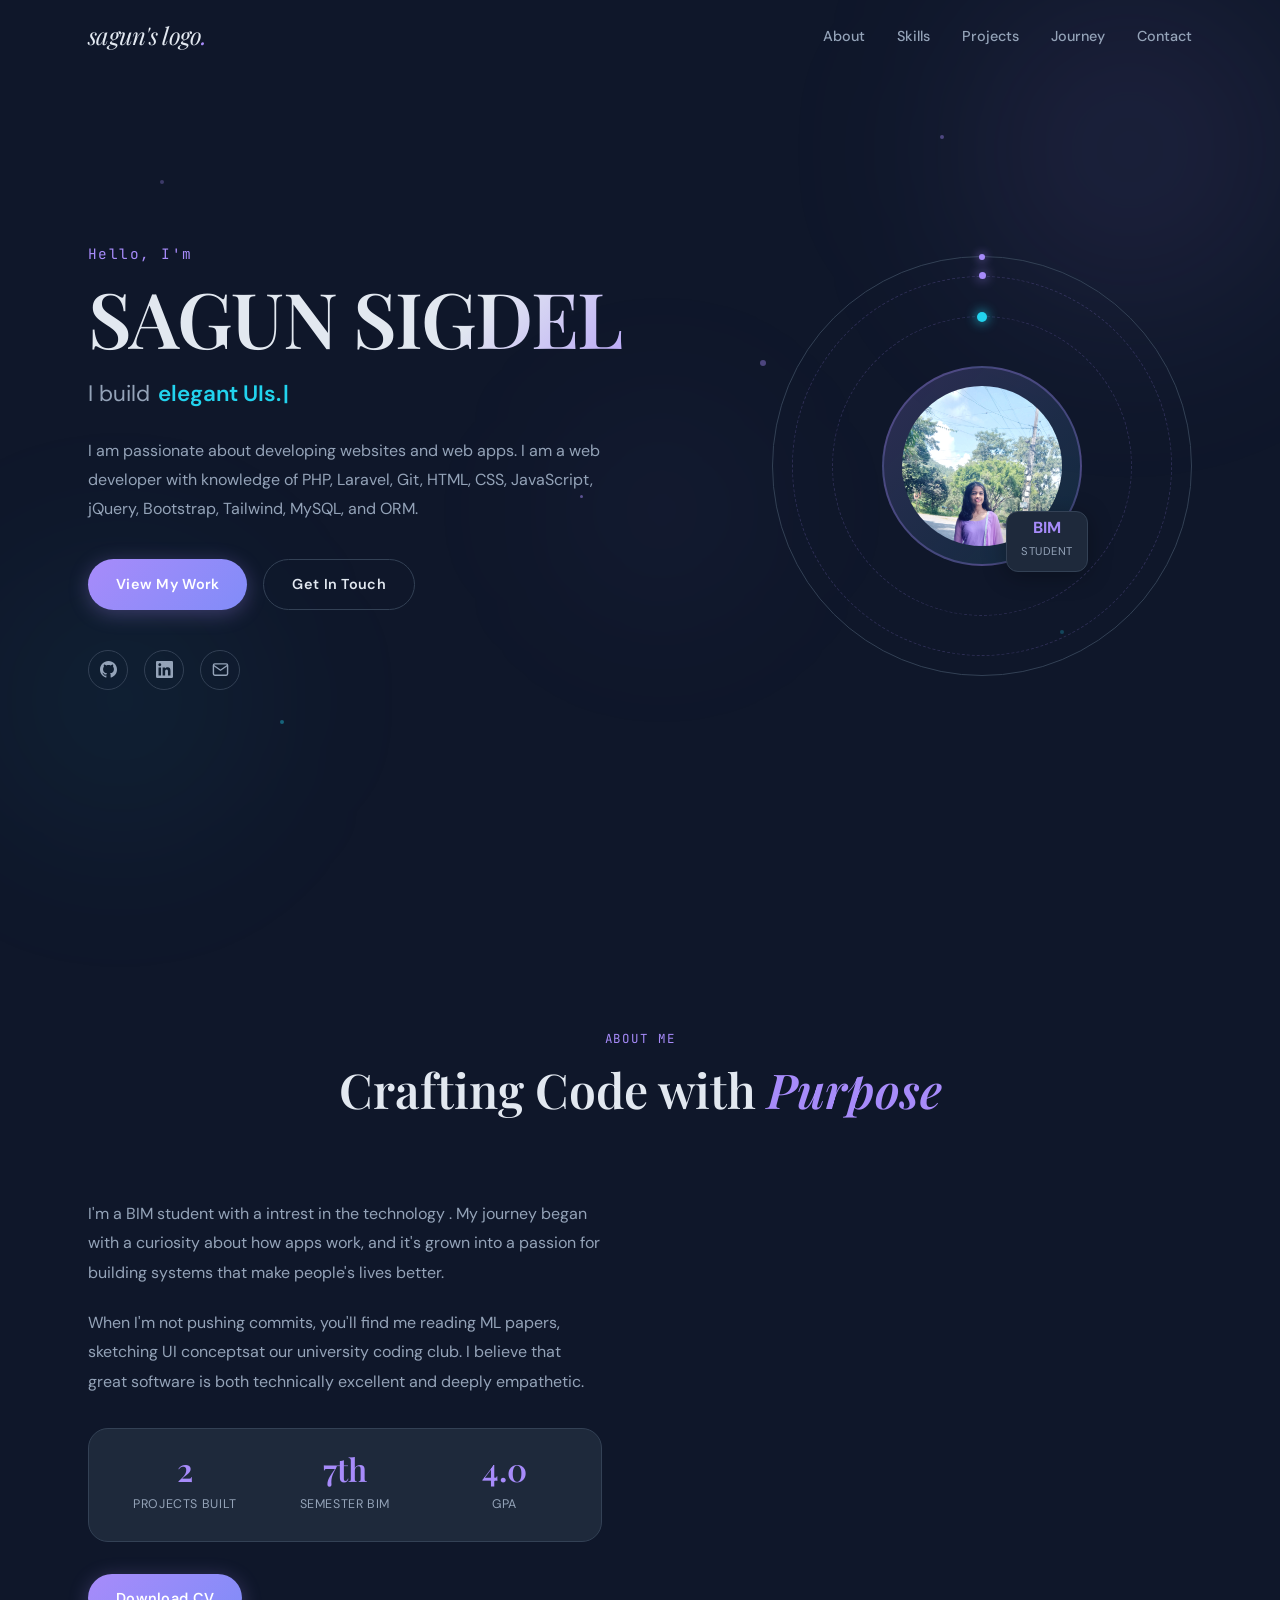
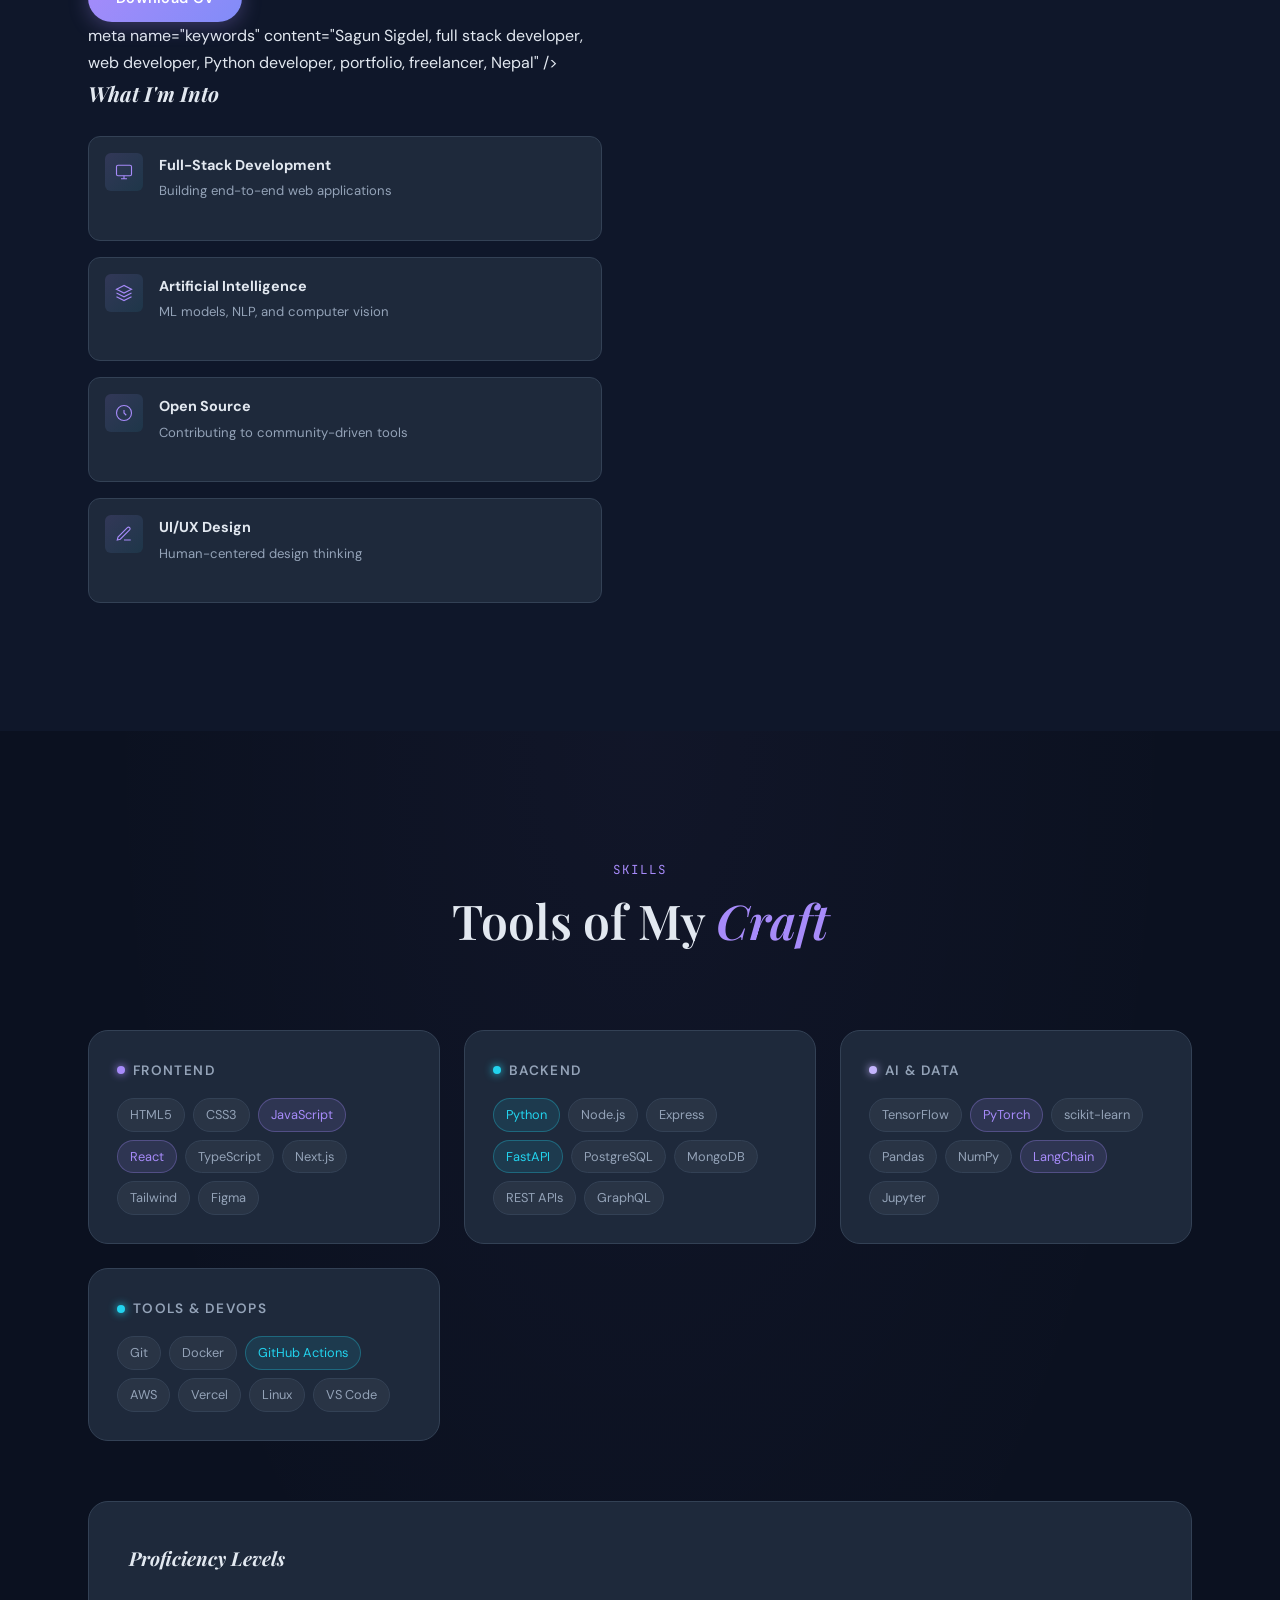
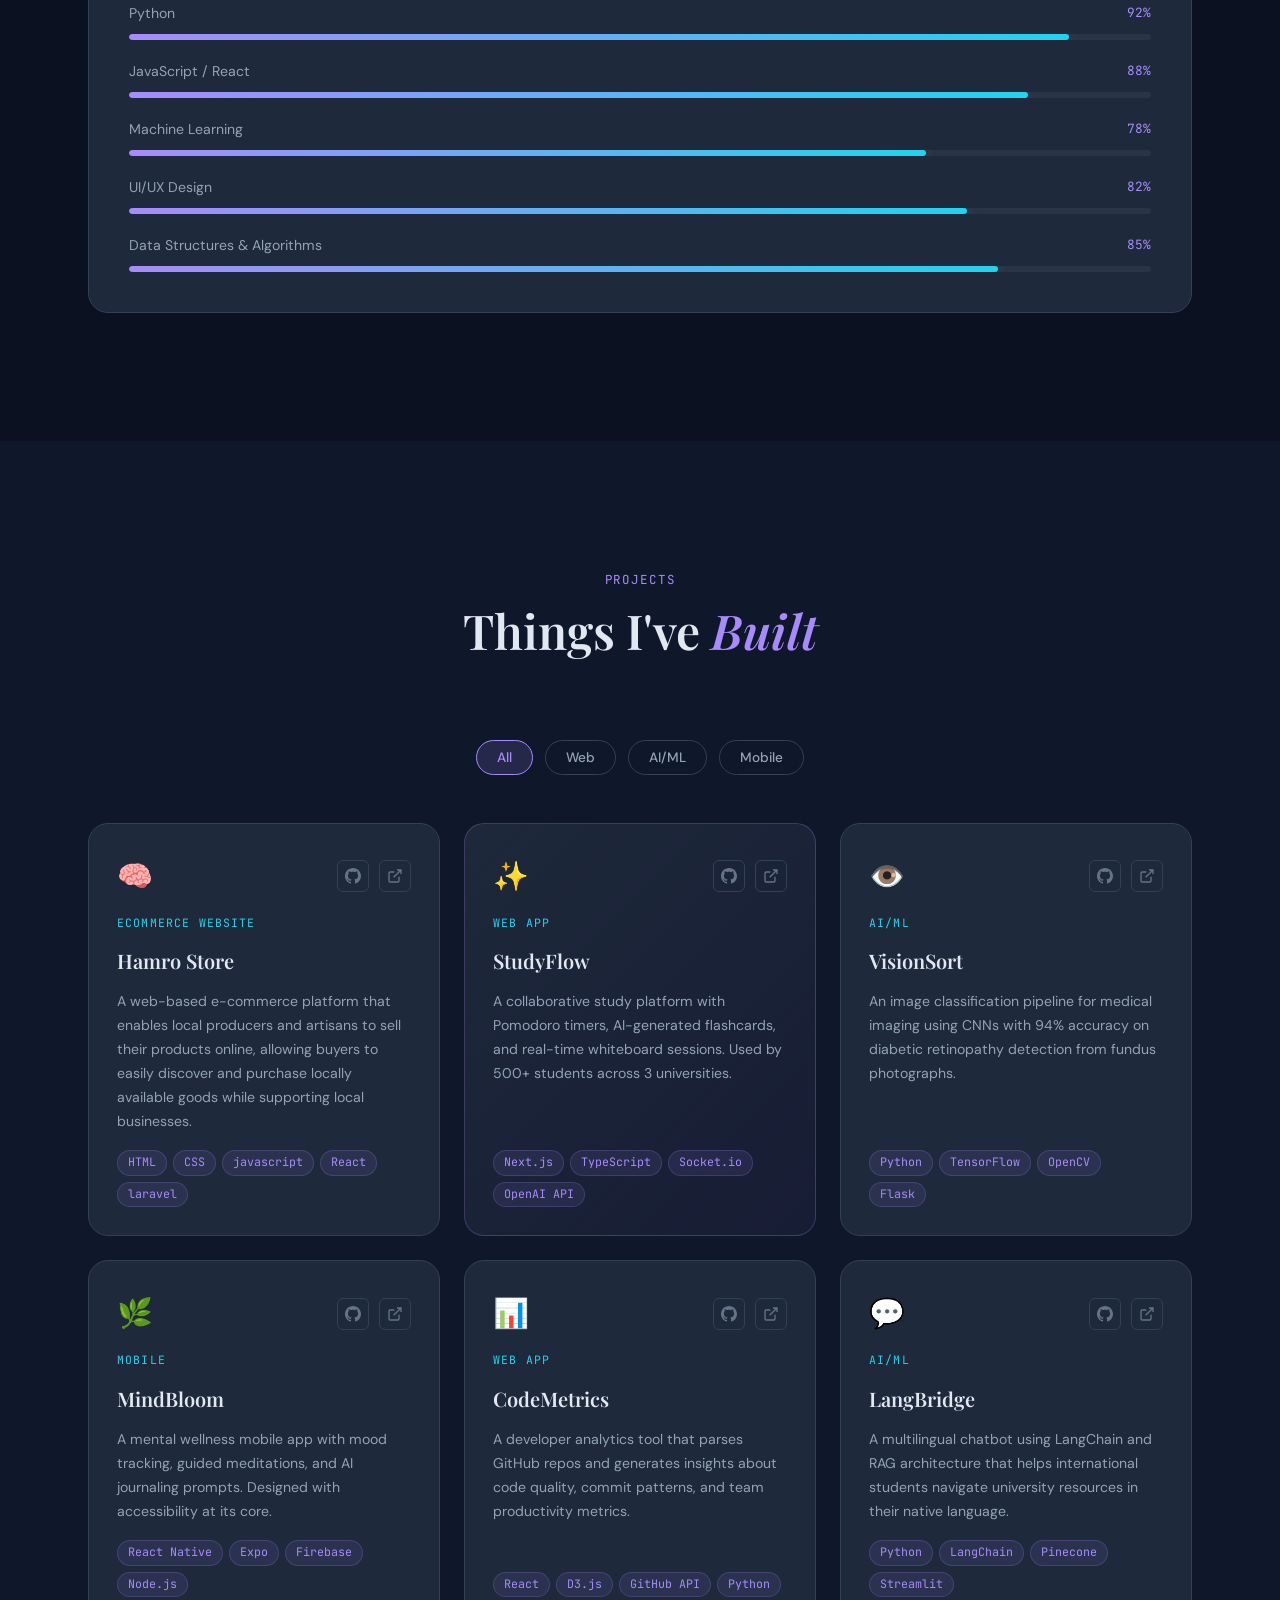
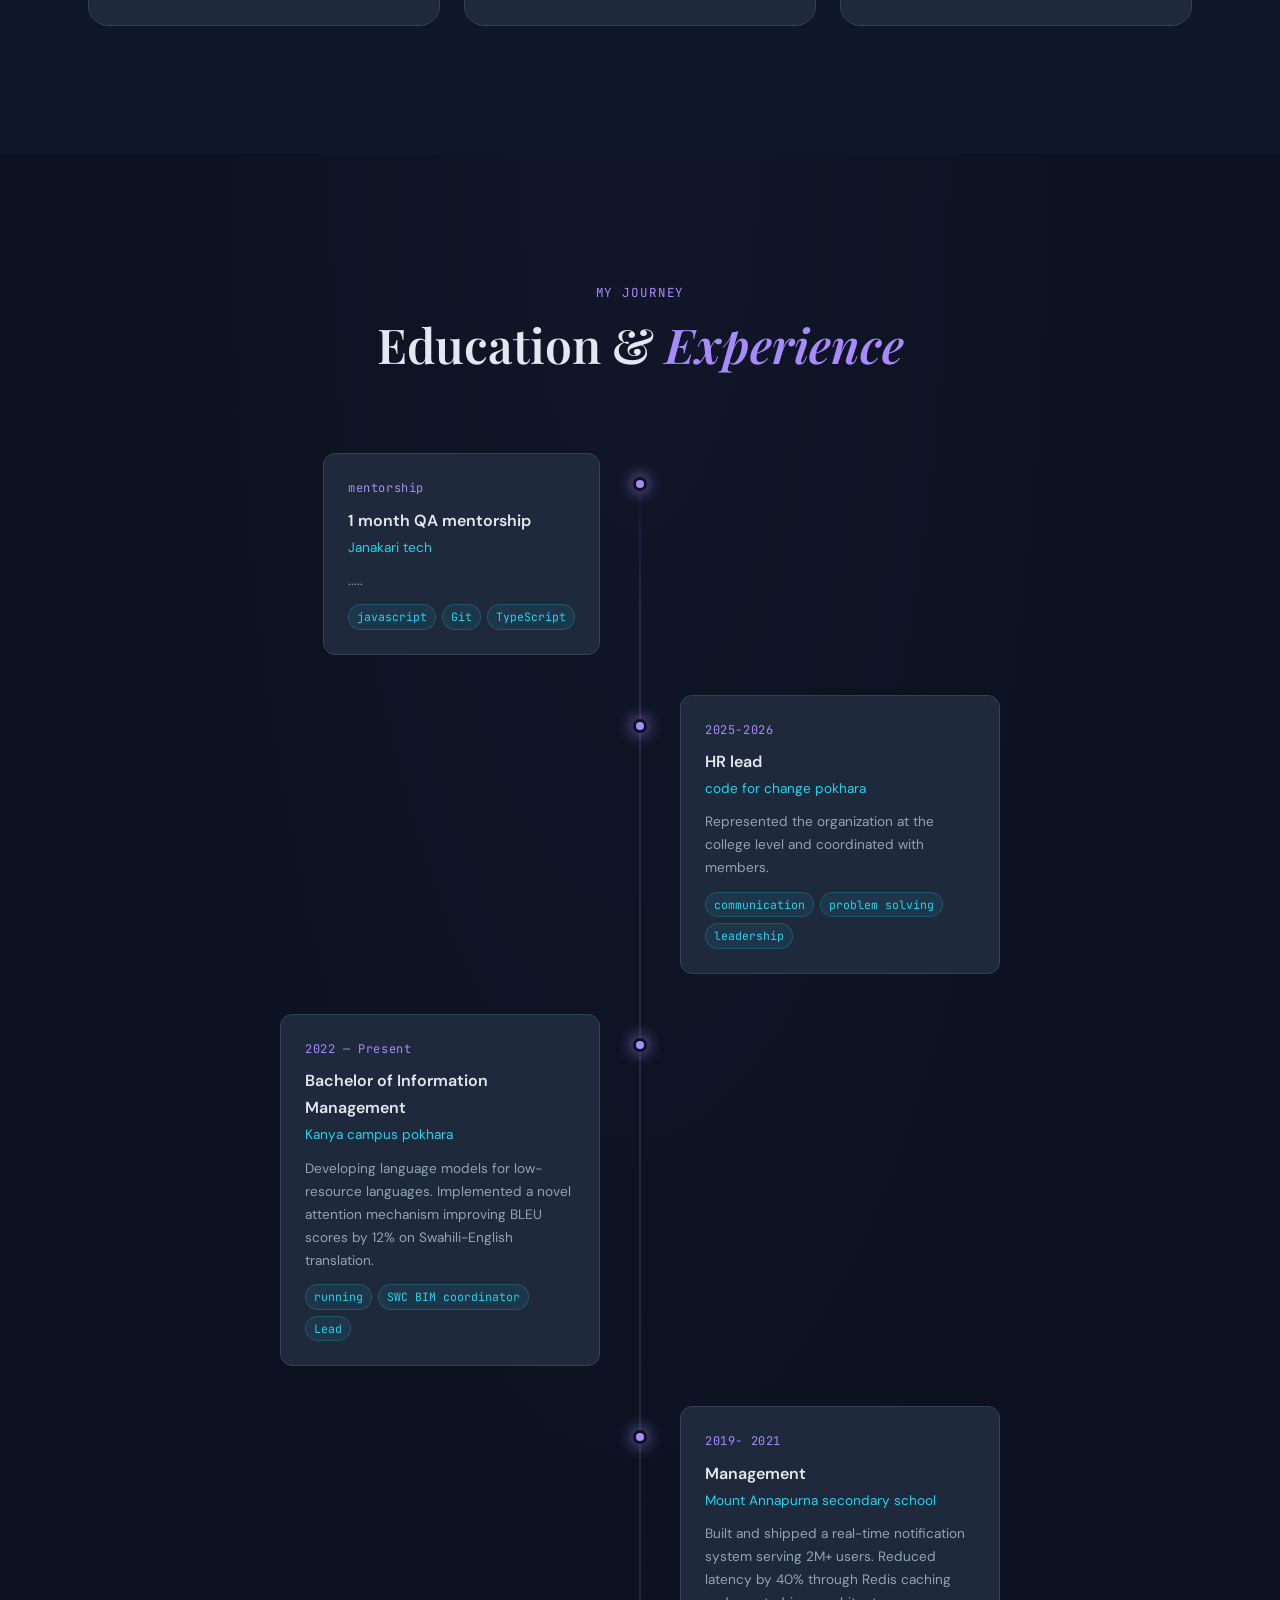
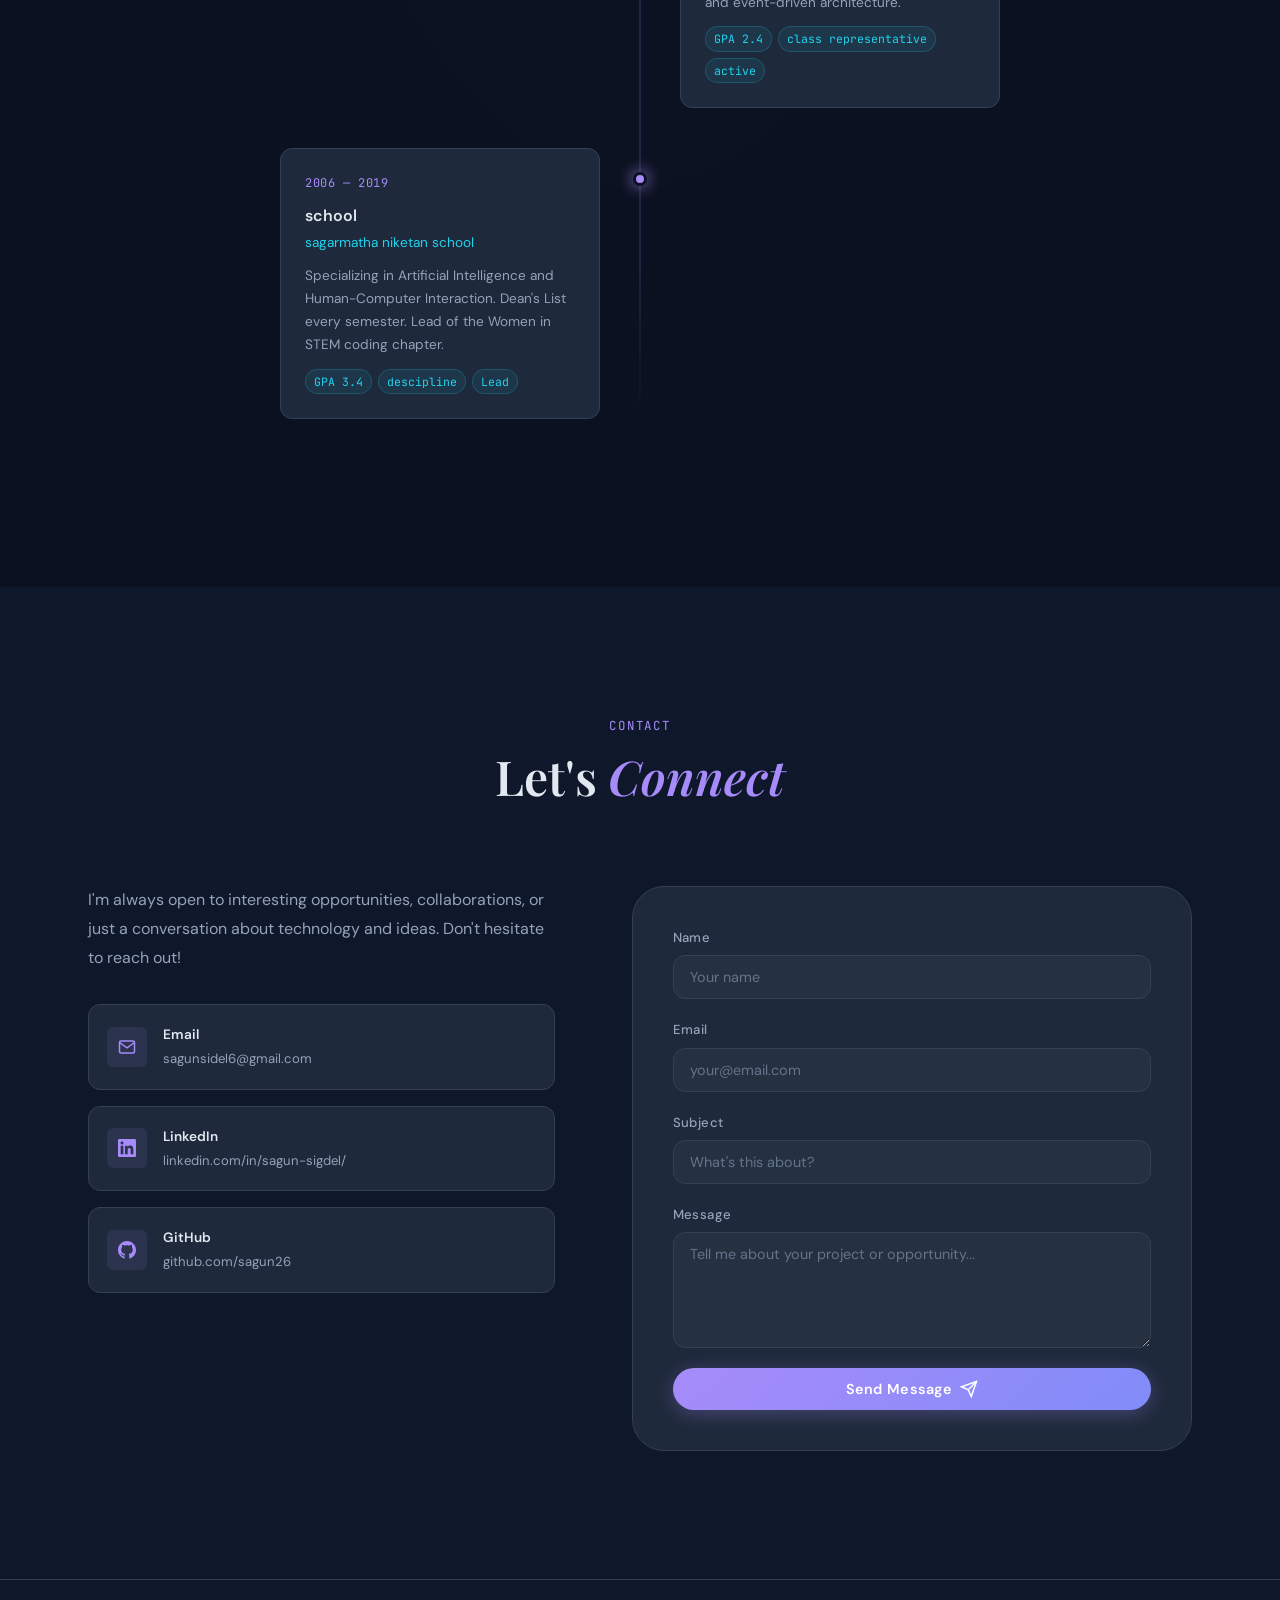
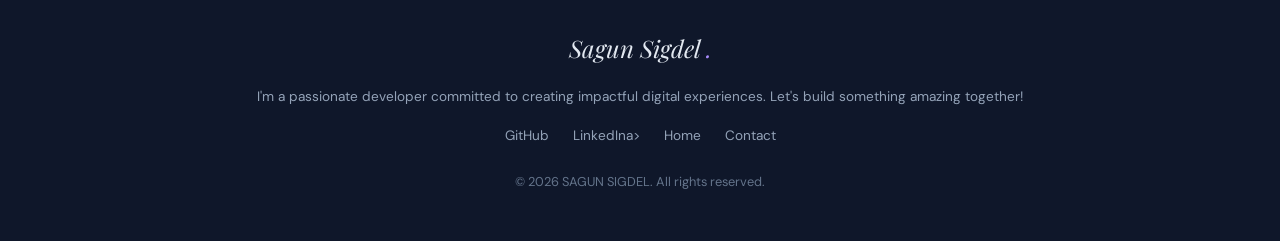
<file: index.html>
<!DOCTYPE html>
<html lang="en">
<head>
  <meta charset="UTF-8" />
  <meta name="viewport" content="width=device-width, initial-scale=1.0" />
  <title>Sagun Sigdel-Full Stack Web Developer Portfolio</title>
  <link rel="preconnect" href="https://fonts.googleapis.com" />
  <link rel="preconnect" href="https://fonts.gstatic.com" crossorigin />
  <link href="https://fonts.googleapis.com/css2?family=Playfair+Display:ital,wght@0,400;0,600;1,400&family=DM+Sans:wght@300;400;500;600&family=JetBrains+Mono:wght@400;500&display=swap" rel="stylesheet" />
  <link rel="stylesheet" href="style.css" />
   <!-- Meta Description -->
    <meta
      name="description"
      content="Portfolio of Sagun Sigdel, a Full Stack Web Developer specializing in PHP, Laravel, JavaScript, and React. Explore projects, skills, and experience."
    />

    <!-- Meta Keywords -->
    <meta name="keywords" content="Sagun Sigdel, full stack web developer, PHP developer, Laravel developer, JavaScript, React, Python, web developer portfolio, freelancer Nepal" />
<!-- Canonical Link  -->
      <link rel="canonical" href="https://sagunsigdel.com.np/">
<!-- meta robots-->
      <meta name="robots" content="index, follow">

<!-- Open Graph / Facebook / LinkedIn -->
<meta property="og:type" content="website">
<meta property="og:url" content="https://sagunsigdel.com.np/">
<meta property="og:title" content="Sagun Sigdel | Full Stack Web Developer (PHP & React)">
<meta property="og:description" content="Portfolio of Sagun Sigdel, a Full Stack Web Developer specializing in PHP, React, and modern web technologies.">
<meta property="og:image" content="https://sagunsigdel.com.np/preview.jpg">
<meta property="og:site_name" content="Sagun Sigdel Portfolio">

<!-- Twitter -->
<meta name="twitter:card" content="summary_large_image">
<meta name="twitter:url" content="https://sagunsigdel.com.np/">
<meta name="twitter:title" content="Sagun Sigdel | Full Stack Web Developer">
<meta name="twitter:description" content="Full Stack Web Developer Portfolio specializing in PHP and React.">
<meta name="twitter:image" content="https://sagunsigdel.com.np/preview.jpg">

<!-- Optional (Recommended) -->
<meta name="robots" content="index, follow">
<meta name="author" content="Sagun Sigdel">
<meta name="theme-color" content="#0f172a">
<link rel="canonical" href="https://sagunsigdel.com.np/">

    <!-- Structured Data -->
    <script type="application/ld+json">
      {
        "@context": "https://schema.org",
        "@type": "Person",
        "name": "Sagun Sigdel",
        "alternateName": "Sagunaa",
        "url": "https://sagunsigdel.com.np",
        "image": "https://sagunsigdel.com.np/sagunaa.jpg",
        "description": "Sagun Sigdel is a Web Developer skilled in HTML, CSS, JS, React, Python, Django, Tailwind, Bootstrap, MySQL, PostgreSQL.",
        "sameAs": [
          "https://github.com/sagun26",
          "https://www.linkedin.com/in/sagun-sigdel"
        ],
        "jobTitle": "Web Developer",
        "address": {
          "@type": "PostalAddress",
          "addressLocality": "Gandaki",
          "addressCountry": "Nepal"
        }
      }
    </script>
  <!-- Google Tag Manager -->
<script>(function(w,d,s,l,i){w[l]=w[l]||[];w[l].push({'gtm.start':
new Date().getTime(),event:'gtm.js'});var f=d.getElementsByTagName(s)[0],
j=d.createElement(s),dl=l!='dataLayer'?'&l='+l:'';j.async=true;j.src=
'https://www.googletagmanager.com/gtm.js?id='+i+dl;f.parentNode.insertBefore(j,f);
})(window,document,'script','dataLayer','GTM-PDQLFB6R');</script>
<!-- End Google Tag Manager -->

</head>
<body>

  <!-- Preloader -->
  <div id="preloader">
    <div class="preloader-inner">
      <div class="preloader-ring"></div>
      <span class="preloader-text">ac</span>
    </div>
  </div>

  <!-- Scroll to Top -->
  <button id="scroll-top" aria-label="Scroll to top">
    <svg viewBox="0 0 24 24" fill="none" stroke="currentColor" stroke-width="2"><polyline points="18 15 12 9 6 15"/></svg>
  </button>

  <!-- ═══════════ NAVBAR ═══════════ -->
  <nav id="navbar">
    <div class="nav-container">
      <a href="#hero" class="nav-logo">sagun's logo<span>.</span></a>
      <ul class="nav-links" id="nav-links">
        <li><a href="#about" class="nav-link">About</a></li>
        <li><a href="#skills" class="nav-link">Skills</a></li>
        <li><a href="#projects" class="nav-link">Projects</a></li>
        <li><a href="#timeline" class="nav-link">Journey</a></li>
        <li><a href="#contact" class="nav-link">Contact</a></li>
      </ul>
      <button class="hamburger" id="hamburger" aria-label="Toggle menu">
        <span></span><span></span><span></span>
      </button>
    </div>
  </nav>

  <main>

    <!-- ═══════════ HERO ═══════════ -->
    <section id="hero">
      <div class="hero-bg-orb orb-1"></div>
      <div class="hero-bg-orb orb-2"></div>
      <div class="hero-bg-orb orb-3"></div>
      <div class="floating-dots">
        <span></span><span></span><span></span>
        <span></span><span></span><span></span>
      </div>
      <div class="hero-content">
        <p class="hero-greeting hero-animate" style="--delay:.1s">Hello, I'm</p>
        <h1 class="hero-name hero-animate" style="--delay:.25s">SAGUN SIGDEL</h1>
        <div class="hero-role hero-animate" style="--delay:.45s">
          <span class="role-prefix">I build </span>
          <span class="typing-wrapper">
            <span id="typed-text"></span><span class="cursor">|</span>
          </span>
        </div>
        <p class="hero-bio hero-animate" style="--delay:.6s">
         I am passionate about developing websites and web apps. I am a
               web developer with knowledge of PHP,
                Laravel, Git, HTML, CSS, JavaScript, jQuery, Bootstrap,
                Tailwind, MySQL, and ORM.
               </p>
        <div class="hero-cta hero-animate" style="--delay:.8s">
          <a href="#projects" class="btn btn-primary">View My Work</a>
          <a href="#contact" class="btn btn-ghost">Get In Touch</a>
        </div>
        <div class="hero-social hero-animate" style="--delay:1s">
          <a href="https://github.com/sagun26" class="social-link" aria-label="GitHub">
            <svg viewBox="0 0 24 24" fill="currentColor"><path d="M12 0c-6.626 0-12 5.373-12 12 0 5.302 3.438 9.8 8.207 11.387.599.111.793-.261.793-.577v-2.234c-3.338.726-4.033-1.416-4.033-1.416-.546-1.387-1.333-1.756-1.333-1.756-1.089-.745.083-.729.083-.729 1.205.084 1.839 1.237 1.839 1.237 1.07 1.834 2.807 1.304 3.492.997.107-.775.418-1.305.762-1.604-2.665-.305-5.467-1.334-5.467-5.931 0-1.311.469-2.381 1.236-3.221-.124-.303-.535-1.524.117-3.176 0 0 1.008-.322 3.301 1.23.957-.266 1.983-.399 3.003-.404 1.02.005 2.047.138 3.006.404 2.291-1.552 3.297-1.23 3.297-1.23.653 1.653.242 2.874.118 3.176.77.84 1.235 1.911 1.235 3.221 0 4.609-2.807 5.624-5.479 5.921.43.372.823 1.102.823 2.222v3.293c0 .319.192.694.801.576 4.765-1.589 8.199-6.086 8.199-11.386 0-6.627-5.373-12-12-12z"/></svg>
          </a>
          <a href="https://www.linkedin.com/in/sagun-sigdel/" class="social-link" aria-label="LinkedIn">
            <svg viewBox="0 0 24 24" fill="currentColor"><path d="M20.447 20.452h-3.554v-5.569c0-1.328-.027-3.037-1.852-3.037-1.853 0-2.136 1.445-2.136 2.939v5.667H9.351V9h3.414v1.561h.046c.477-.9 1.637-1.85 3.37-1.85 3.601 0 4.267 2.37 4.267 5.455v6.286zM5.337 7.433c-1.144 0-2.063-.926-2.063-2.065 0-1.138.92-2.063 2.063-2.063 1.14 0 2.064.925 2.064 2.063 0 1.139-.925 2.065-2.064 2.065zm1.782 13.019H3.555V9h3.564v11.452zM22.225 0H1.771C.792 0 0 .774 0 1.729v20.542C0 23.227.792 24 1.771 24h20.451C23.2 24 24 23.227 24 22.271V1.729C24 .774 23.2 0 22.222 0h.003z"/></svg>
          </a>
          
          <a href="#" class="social-link" aria-label="Email">
            <svg viewBox="0 0 24 24" fill="none" stroke="currentColor" stroke-width="2"><path d="M4 4h16c1.1 0 2 .9 2 2v12c0 1.1-.9 2-2 2H4c-1.1 0-2-.9-2-2V6c0-1.1.9-2 2-2z"/><polyline points="22,6 12,13 2,6"/></svg>
          </a>
        </div>
      </div>
      <div class="hero-visual hero-animate" style="--delay:.5s">
        <div class="avatar-ring"></div>
        <div class="avatar-container">
          <div class="avatar-placeholder">
            <img src="sagunaa.jpg" alt="sagun_profile">
            <svg viewBox="0 0 120 120" fill="none" xmlns="http://www.w3.org/2000/svg">
              <circle cx="60" cy="45" r="22" fill="#A78BFA" opacity=".3"/>
              <path d="M20 105c0-22.091 17.909-40 40-40s40 17.909 40 40" fill="#A78BFA" opacity=".2"/>
              <circle cx="60" cy="45" r="18" fill="#A78BFA" opacity=".5"/>
              <circle cx="60" cy="43" r="10" fill="#C4B5FD"/>
            </svg>
          </div>
          <div class="avatar-badge">
            <span>BIM</span>
            <small>Student</small>
          </div>
        </div>
        <div class="orbit orbit-1"><div class="orbit-dot"></div></div>
        <div class="orbit orbit-2"><div class="orbit-dot"></div></div>
      </div>
    </section>

    <!-- ═══════════ ABOUT ═══════════ -->
    <section id="about" class="section">
      <div class="container">
        <div class="section-header scroll-reveal">
          <span class="section-label">About Me</span>
          <h2 class="section-title">Crafting Code with <em>Purpose</em></h2>
        </div>
        <div class="about-grid">
          <div class="about-text scroll-reveal slide-left">
            <p>I'm a  BIM student with a intrest in the technology . My journey began with a curiosity about how apps work, and it's grown into a passion for building systems that make people's lives better.</p>
            <p>When I'm not pushing commits, you'll find me reading ML papers, sketching UI conceptsat our university coding club. I believe that great software is both technically excellent and deeply empathetic.</p>
            <div class="about-stats">
              <div class="stat">
                <span class="stat-number">2</span>
                <span class="stat-label">Projects Built</span>
              </div>
              <div class="stat">
                <span class="stat-number">7th</span>
                <span class="stat-label"> semester BIM</span>
              </div>
              <div class="stat">
                <span class="stat-number">4.0</span>
                <span class="stat-label">GPA</span>
              </div>
            </div>
            <a href="#" class="btn btn-primary">Download CV</a>
          <div>meta
      name="keywords"
      content="Sagun Sigdel, full stack developer, web developer, Python developer, portfolio, freelancer, Nepal"
    />
          </div>
          <div class="about-interests scroll-reveal slide-right">
            <h3>What I'm Into</h3>
            <div class="interest-list">
              <div class="interest-item">
                <div class="interest-icon">
                  <svg viewBox="0 0 24 24" fill="none" stroke="currentColor" stroke-width="1.5"><rect x="2" y="3" width="20" height="14" rx="2"/><path d="M8 21h8M12 17v4"/></svg>
                </div>
                <div>
                  <strong>Full-Stack Development</strong>
                  <p>Building end-to-end web applications</p>
                </div>
              </div>
              <div class="interest-item">
                <div class="interest-icon">
                  <svg viewBox="0 0 24 24" fill="none" stroke="currentColor" stroke-width="1.5"><path d="M12 2L2 7l10 5 10-5-10-5zM2 17l10 5 10-5M2 12l10 5 10-5"/></svg>
                </div>
                <div>
                  <strong>Artificial Intelligence</strong>
                  <p>ML models, NLP, and computer vision</p>
                </div>
              </div>
              <div class="interest-item">
                <div class="interest-icon">
                  <svg viewBox="0 0 24 24" fill="none" stroke="currentColor" stroke-width="1.5"><circle cx="12" cy="12" r="10"/><path d="M12 8v4l3 3"/></svg>
                </div>
                <div>
                  <strong>Open Source</strong>
                  <p>Contributing to community-driven tools</p>
                </div>
              </div>
              <div class="interest-item">
                <div class="interest-icon">
                  <svg viewBox="0 0 24 24" fill="none" stroke="currentColor" stroke-width="1.5"><path d="M12 20h9M16.5 3.5a2.121 2.121 0 013 3L7 19l-4 1 1-4L16.5 3.5z"/></svg>
                </div>
                <div>
                  <strong>UI/UX Design</strong>
                  <p>Human-centered design thinking</p>
                </div>
              </div>
            </div>
          </div>
        </div>
      </div>
    </section>

    <!-- ═══════════ SKILLS ═══════════ -->
    <section id="skills" class="section section-alt">
      <div class="container">
        <div class="section-header scroll-reveal">
          <span class="section-label">Skills</span>
          <h2 class="section-title">Tools of My <em>Craft</em></h2>
        </div>
        <div class="skills-categories">
          <div class="skills-group scroll-reveal" style="--stagger:0">
            <h3 class="skills-group-title">
              <span class="group-dot"></span>Frontend
            </h3>
            <div class="skill-pills">
              <span class="pill">HTML5</span>
              <span class="pill">CSS3</span>
              <span class="pill pill-accent">JavaScript</span>
              <span class="pill pill-accent">React</span>
              <span class="pill">TypeScript</span>
              <span class="pill">Next.js</span>
              <span class="pill">Tailwind</span>
              <span class="pill">Figma</span>
            </div>
          </div>
          <div class="skills-group scroll-reveal" style="--stagger:1">
            <h3 class="skills-group-title">
              <span class="group-dot group-dot--cyan"></span>Backend
            </h3>
            <div class="skill-pills">
              <span class="pill pill-cyan">Python</span>
              <span class="pill">Node.js</span>
              <span class="pill">Express</span>
              <span class="pill pill-cyan">FastAPI</span>
              <span class="pill">PostgreSQL</span>
              <span class="pill">MongoDB</span>
              <span class="pill">REST APIs</span>
              <span class="pill">GraphQL</span>
            </div>
          </div>
          <div class="skills-group scroll-reveal" style="--stagger:2">
            <h3 class="skills-group-title">
              <span class="group-dot group-dot--lavender"></span>AI & Data
            </h3>
            <div class="skill-pills">
              <span class="pill">TensorFlow</span>
              <span class="pill pill-accent">PyTorch</span>
              <span class="pill">scikit-learn</span>
              <span class="pill">Pandas</span>
              <span class="pill">NumPy</span>
              <span class="pill pill-accent">LangChain</span>
              <span class="pill">Jupyter</span>
            </div>
          </div>
          <div class="skills-group scroll-reveal" style="--stagger:3">
            <h3 class="skills-group-title">
              <span class="group-dot group-dot--cyan"></span>Tools & DevOps
            </h3>
            <div class="skill-pills">
              <span class="pill">Git</span>
              <span class="pill">Docker</span>
              <span class="pill pill-cyan">GitHub Actions</span>
              <span class="pill">AWS</span>
              <span class="pill">Vercel</span>
              <span class="pill">Linux</span>
              <span class="pill">VS Code</span>
            </div>
          </div>
        </div>

        <div class="skill-bars scroll-reveal">
          <h3 class="bars-title">Proficiency Levels</h3>
          <div class="bar-list">
            <div class="bar-item">
              <div class="bar-label"><span>Python</span><span>92%</span></div>
              <div class="bar-track"><div class="bar-fill" data-width="92"></div></div>
            </div>
            <div class="bar-item">
              <div class="bar-label"><span>JavaScript / React</span><span>88%</span></div>
              <div class="bar-track"><div class="bar-fill" data-width="88"></div></div>
            </div>
            <div class="bar-item">
              <div class="bar-label"><span>Machine Learning</span><span>78%</span></div>
              <div class="bar-track"><div class="bar-fill" data-width="78"></div></div>
            </div>
            <div class="bar-item">
              <div class="bar-label"><span>UI/UX Design</span><span>82%</span></div>
              <div class="bar-track"><div class="bar-fill" data-width="82"></div></div>
            </div>
            <div class="bar-item">
              <div class="bar-label"><span>Data Structures & Algorithms</span><span>85%</span></div>
              <div class="bar-track"><div class="bar-fill" data-width="85"></div></div>
            </div>
          </div>
        </div>
      </div>
    </section>

    <!-- ═══════════ PROJECTS ═══════════ -->
    <section id="projects" class="section">
      <div class="container">
        <div class="section-header scroll-reveal">
          <span class="section-label">Projects</span>
          <h2 class="section-title">Things I've <em>Built</em></h2>
        </div>
        <div class="projects-filter scroll-reveal">
          <button class="filter-btn active" data-filter="all">All</button>
          <button class="filter-btn" data-filter="web">Web</button>
          <button class="filter-btn" data-filter="ai">AI/ML</button>
          <button class="filter-btn" data-filter="mobile">Mobile</button>
        </div>
        <div class="projects-grid">
          <div class="project-card scroll-reveal card-stagger" data-category="ai" style="--stagger:0">
            <div class="project-card-header">
              <div class="project-icon">🧠</div>
              <div class="project-links">
                <a href="https://github.com/sagun26/local-product-store-frontend" class="project-link" aria-label="GitHub"><svg viewBox="0 0 24 24" fill="currentColor" width="16"><path d="M12 0c-6.626 0-12 5.373-12 12 0 5.302 3.438 9.8 8.207 11.387.599.111.793-.261.793-.577v-2.234c-3.338.726-4.033-1.416-4.033-1.416-.546-1.387-1.333-1.756-1.333-1.756-1.089-.745.083-.729.083-.729 1.205.084 1.839 1.237 1.839 1.237 1.07 1.834 2.807 1.304 3.492.997.107-.775.418-1.305.762-1.604-2.665-.305-5.467-1.334-5.467-5.931 0-1.311.469-2.381 1.236-3.221-.124-.303-.535-1.524.117-3.176 0 0 1.008-.322 3.301 1.23.957-.266 1.983-.399 3.003-.404 1.02.005 2.047.138 3.006.404 2.291-1.552 3.297-1.23 3.297-1.23.653 1.653.242 2.874.118 3.176.77.84 1.235 1.911 1.235 3.221 0 4.609-2.807 5.624-5.479 5.921.43.372.823 1.102.823 2.222v3.293c0 .319.192.694.801.576 4.765-1.589 8.199-6.086 8.199-11.386 0-6.627-5.373-12-12-12z"/></svg></a>
                <a href="https://local-product-store-frontend.vercel.app/" class="project-link" aria-label="Live"><svg viewBox="0 0 24 24" fill="none" stroke="currentColor" stroke-width="2" width="16"><path d="M18 13v6a2 2 0 01-2 2H5a2 2 0 01-2-2V8a2 2 0 012-2h6M15 3h6v6M10 14L21 3"/></svg></a>
              </div>
            </div>
            <div class="project-tag">Ecommerce website</div>
            <h3>Hamro Store</h3>
            <p>A web-based e-commerce platform that enables local producers and artisans to sell their products online, allowing buyers to easily discover and purchase locally available goods while supporting local businesses.</p>
            <div class="project-tech">
              <span>HTML</span><span>CSS</span><span>javascript</span><span>React</span> <span
              >laravel</span>
            </div>
          </div>

          <div class="project-card project-card--featured scroll-reveal card-stagger" data-category="web" style="--stagger:1">
            <div class="project-card-header">
              <div class="project-icon">✨</div>
              <div class="project-links">
                <a href="#" class="project-link" aria-label="GitHub"><svg viewBox="0 0 24 24" fill="currentColor" width="16"><path d="M12 0c-6.626 0-12 5.373-12 12 0 5.302 3.438 9.8 8.207 11.387.599.111.793-.261.793-.577v-2.234c-3.338.726-4.033-1.416-4.033-1.416-.546-1.387-1.333-1.756-1.333-1.756-1.089-.745.083-.729.083-.729 1.205.084 1.839 1.237 1.839 1.237 1.07 1.834 2.807 1.304 3.492.997.107-.775.418-1.305.762-1.604-2.665-.305-5.467-1.334-5.467-5.931 0-1.311.469-2.381 1.236-3.221-.124-.303-.535-1.524.117-3.176 0 0 1.008-.322 3.301 1.23.957-.266 1.983-.399 3.003-.404 1.02.005 2.047.138 3.006.404 2.291-1.552 3.297-1.23 3.297-1.23.653 1.653.242 2.874.118 3.176.77.84 1.235 1.911 1.235 3.221 0 4.609-2.807 5.624-5.479 5.921.43.372.823 1.102.823 2.222v3.293c0 .319.192.694.801.576 4.765-1.589 8.199-6.086 8.199-11.386 0-6.627-5.373-12-12-12z"/></svg></a>
                <a href="#" class="project-link" aria-label="Live"><svg viewBox="0 0 24 24" fill="none" stroke="currentColor" stroke-width="2" width="16"><path d="M18 13v6a2 2 0 01-2 2H5a2 2 0 01-2-2V8a2 2 0 012-2h6M15 3h6v6M10 14L21 3"/></svg></a>
              </div>
            </div>
            <div class="project-tag">Web App</div>
            <h3>StudyFlow</h3>
            <p>A collaborative study platform with Pomodoro timers, AI-generated flashcards, and real-time whiteboard sessions. Used by 500+ students across 3 universities.</p>
            <div class="project-tech">
              <span>Next.js</span><span>TypeScript</span><span>Socket.io</span><span>OpenAI API</span>
            </div>
          </div>

          <div class="project-card scroll-reveal card-stagger" data-category="ai" style="--stagger:2">
            <div class="project-card-header">
              <div class="project-icon">👁️</div>
              <div class="project-links">
                <a href="#" class="project-link" aria-label="GitHub"><svg viewBox="0 0 24 24" fill="currentColor" width="16"><path d="M12 0c-6.626 0-12 5.373-12 12 0 5.302 3.438 9.8 8.207 11.387.599.111.793-.261.793-.577v-2.234c-3.338.726-4.033-1.416-4.033-1.416-.546-1.387-1.333-1.756-1.333-1.756-1.089-.745.083-.729.083-.729 1.205.084 1.839 1.237 1.839 1.237 1.07 1.834 2.807 1.304 3.492.997.107-.775.418-1.305.762-1.604-2.665-.305-5.467-1.334-5.467-5.931 0-1.311.469-2.381 1.236-3.221-.124-.303-.535-1.524.117-3.176 0 0 1.008-.322 3.301 1.23.957-.266 1.983-.399 3.003-.404 1.02.005 2.047.138 3.006.404 2.291-1.552 3.297-1.23 3.297-1.23.653 1.653.242 2.874.118 3.176.77.84 1.235 1.911 1.235 3.221 0 4.609-2.807 5.624-5.479 5.921.43.372.823 1.102.823 2.222v3.293c0 .319.192.694.801.576 4.765-1.589 8.199-6.086 8.199-11.386 0-6.627-5.373-12-12-12z"/></svg></a>
                <a href="#" class="project-link" aria-label="Live"><svg viewBox="0 0 24 24" fill="none" stroke="currentColor" stroke-width="2" width="16"><path d="M18 13v6a2 2 0 01-2 2H5a2 2 0 01-2-2V8a2 2 0 012-2h6M15 3h6v6M10 14L21 3"/></svg></a>
              </div>
            </div>
            <div class="project-tag">AI/ML</div>
            <h3>VisionSort</h3>
            <p>An image classification pipeline for medical imaging using CNNs with 94% accuracy on diabetic retinopathy detection from fundus photographs.</p>
            <div class="project-tech">
              <span>Python</span><span>TensorFlow</span><span>OpenCV</span><span>Flask</span>
            </div>
          </div>

          <div class="project-card scroll-reveal card-stagger" data-category="mobile" style="--stagger:3">
            <div class="project-card-header">
              <div class="project-icon">🌿</div>
              <div class="project-links">
                <a href="#" class="project-link" aria-label="GitHub"><svg viewBox="0 0 24 24" fill="currentColor" width="16"><path d="M12 0c-6.626 0-12 5.373-12 12 0 5.302 3.438 9.8 8.207 11.387.599.111.793-.261.793-.577v-2.234c-3.338.726-4.033-1.416-4.033-1.416-.546-1.387-1.333-1.756-1.333-1.756-1.089-.745.083-.729.083-.729 1.205.084 1.839 1.237 1.839 1.237 1.07 1.834 2.807 1.304 3.492.997.107-.775.418-1.305.762-1.604-2.665-.305-5.467-1.334-5.467-5.931 0-1.311.469-2.381 1.236-3.221-.124-.303-.535-1.524.117-3.176 0 0 1.008-.322 3.301 1.23.957-.266 1.983-.399 3.003-.404 1.02.005 2.047.138 3.006.404 2.291-1.552 3.297-1.23 3.297-1.23.653 1.653.242 2.874.118 3.176.77.84 1.235 1.911 1.235 3.221 0 4.609-2.807 5.624-5.479 5.921.43.372.823 1.102.823 2.222v3.293c0 .319.192.694.801.576 4.765-1.589 8.199-6.086 8.199-11.386 0-6.627-5.373-12-12-12z"/></svg></a>
                <a href="#" class="project-link" aria-label="Live"><svg viewBox="0 0 24 24" fill="none" stroke="currentColor" stroke-width="2" width="16"><path d="M18 13v6a2 2 0 01-2 2H5a2 2 0 01-2-2V8a2 2 0 012-2h6M15 3h6v6M10 14L21 3"/></svg></a>
              </div>
            </div>
            <div class="project-tag">Mobile</div>
            <h3>MindBloom</h3>
            <p>A mental wellness mobile app with mood tracking, guided meditations, and AI journaling prompts. Designed with accessibility at its core.</p>
            <div class="project-tech">
              <span>React Native</span><span>Expo</span><span>Firebase</span><span>Node.js</span>
            </div>
          </div>

          <div class="project-card scroll-reveal card-stagger" data-category="web" style="--stagger:4">
            <div class="project-card-header">
              <div class="project-icon">📊</div>
              <div class="project-links">
                <a href="#" class="project-link" aria-label="GitHub"><svg viewBox="0 0 24 24" fill="currentColor" width="16"><path d="M12 0c-6.626 0-12 5.373-12 12 0 5.302 3.438 9.8 8.207 11.387.599.111.793-.261.793-.577v-2.234c-3.338.726-4.033-1.416-4.033-1.416-.546-1.387-1.333-1.756-1.333-1.756-1.089-.745.083-.729.083-.729 1.205.084 1.839 1.237 1.839 1.237 1.07 1.834 2.807 1.304 3.492.997.107-.775.418-1.305.762-1.604-2.665-.305-5.467-1.334-5.467-5.931 0-1.311.469-2.381 1.236-3.221-.124-.303-.535-1.524.117-3.176 0 0 1.008-.322 3.301 1.23.957-.266 1.983-.399 3.003-.404 1.02.005 2.047.138 3.006.404 2.291-1.552 3.297-1.23 3.297-1.23.653 1.653.242 2.874.118 3.176.77.84 1.235 1.911 1.235 3.221 0 4.609-2.807 5.624-5.479 5.921.43.372.823 1.102.823 2.222v3.293c0 .319.192.694.801.576 4.765-1.589 8.199-6.086 8.199-11.386 0-6.627-5.373-12-12-12z"/></svg></a>
                <a href="#" class="project-link" aria-label="Live"><svg viewBox="0 0 24 24" fill="none" stroke="currentColor" stroke-width="2" width="16"><path d="M18 13v6a2 2 0 01-2 2H5a2 2 0 01-2-2V8a2 2 0 012-2h6M15 3h6v6M10 14L21 3"/></svg></a>
              </div>
            </div>
            <div class="project-tag">Web App</div>
            <h3>CodeMetrics</h3>
            <p>A developer analytics tool that parses GitHub repos and generates insights about code quality, commit patterns, and team productivity metrics.</p>
            <div class="project-tech">
              <span>React</span><span>D3.js</span><span>GitHub API</span><span>Python</span>
            </div>
          </div>

          <div class="project-card scroll-reveal card-stagger" data-category="ai" style="--stagger:5">
            <div class="project-card-header">
              <div class="project-icon">💬</div>
              <div class="project-links">
                <a href="#" class="project-link" aria-label="GitHub"><svg viewBox="0 0 24 24" fill="currentColor" width="16"><path d="M12 0c-6.626 0-12 5.373-12 12 0 5.302 3.438 9.8 8.207 11.387.599.111.793-.261.793-.577v-2.234c-3.338.726-4.033-1.416-4.033-1.416-.546-1.387-1.333-1.756-1.333-1.756-1.089-.745.083-.729.083-.729 1.205.084 1.839 1.237 1.839 1.237 1.07 1.834 2.807 1.304 3.492.997.107-.775.418-1.305.762-1.604-2.665-.305-5.467-1.334-5.467-5.931 0-1.311.469-2.381 1.236-3.221-.124-.303-.535-1.524.117-3.176 0 0 1.008-.322 3.301 1.23.957-.266 1.983-.399 3.003-.404 1.02.005 2.047.138 3.006.404 2.291-1.552 3.297-1.23 3.297-1.23.653 1.653.242 2.874.118 3.176.77.84 1.235 1.911 1.235 3.221 0 4.609-2.807 5.624-5.479 5.921.43.372.823 1.102.823 2.222v3.293c0 .319.192.694.801.576 4.765-1.589 8.199-6.086 8.199-11.386 0-6.627-5.373-12-12-12z"/></svg></a>
                <a href="#" class="project-link" aria-label="Live"><svg viewBox="0 0 24 24" fill="none" stroke="currentColor" stroke-width="2" width="16"><path d="M18 13v6a2 2 0 01-2 2H5a2 2 0 01-2-2V8a2 2 0 012-2h6M15 3h6v6M10 14L21 3"/></svg></a>
              </div>
            </div>
            <div class="project-tag">AI/ML</div>
            <h3>LangBridge</h3>
            <p>A multilingual chatbot using LangChain and RAG architecture that helps international students navigate university resources in their native language.</p>
            <div class="project-tech">
              <span>Python</span><span>LangChain</span><span>Pinecone</span><span>Streamlit</span>
            </div>
          </div>
        </div>
      </div>
    </section>

    <!-- ═══════════ TIMELINE ═══════════ -->
    <section id="timeline" class="section section-alt">
      <div class="container">
        <div class="section-header scroll-reveal">
          <span class="section-label">My Journey</span>
          <h2 class="section-title">Education & <em>Experience</em></h2>
        </div>
        <div class="timeline">
           <div class="timeline-item scroll-reveal tl-left" style="--stagger:3">
            <div class="tl-dot"></div>
            <div class="tl-card">
              <span class="tl-year">mentorship </span>
              <h3>1 month QA  mentorship </h3>
              <h4>Janakari tech</h4>
              <p>.....</p>
              <div class="tl-tags"><span>javascript</span><span>Git</span><span>TypeScript</span></div>
            </div>
          </div>
           <div class="timeline-item scroll-reveal tl-right" style="--stagger:3">
            <div class="tl-dot"></div>
            <div class="tl-card">
              <span class="tl-year">2025-2026</span>
              <h3>HR lead </h3>
              <h4>code for change pokhara </h4>
              <p>Represented the organization at the college level and coordinated with members.</p>
              <div class="tl-tags"><span>communication</span><span>problem solving </span><span>leadership</span></div>
            </div>
          </div>
         
         
          <div class="timeline-item scroll-reveal tl-left" style="--stagger:0">
            <div class="tl-dot"></div>
            <div class="tl-card">
              <span class="tl-year">2022 — Present</span>
              <h3>Bachelor of Information Management </h3>
              <h4>Kanya campus pokhara</h4>
              <p>Developing language models for low-resource languages. Implemented a novel attention mechanism improving BLEU scores by 12% on Swahili-English translation.</p>
               <div class="tl-tags"><span>running </span><span>SWC BIM coordinator </span><span>Lead</span></div>
            
              </div>
          </div>
          <div class="timeline-item scroll-reveal tl-right" style="--stagger:1">
            <div class="tl-dot"></div>
            <div class="tl-card">
              <span class="tl-year">2019- 2021</span>
              <h3>Management</h3>
              <h4>Mount Annapurna secondary school </h4>
              <p>Built and shipped a real-time notification system serving 2M+ users. Reduced latency by 40% through Redis caching and event-driven architecture.</p>
             <div class="tl-tags"><span>GPA 2.4</span><span>class representative </span><span>active</span></div>
             
            </div>
          </div>
          <div class="timeline-item scroll-reveal tl-left" style="--stagger:2">
            <div class="tl-dot"></div>
            <div class="tl-card">
              <span class="tl-year">2006 — 2019</span>
              <h3>school</h3>
              <h4>sagarmatha niketan school</h4>
              <p>Specializing in Artificial Intelligence and Human-Computer Interaction. Dean's List every semester. Lead of the Women in STEM coding chapter.</p>
              <div class="tl-tags"><span>GPA 3.4</span><span>descipline</span><span>Lead</span></div>
            </div>
          </div>
         </div>
      </div>
    </section>

    <!-- ═══════════ CONTACT ═══════════ -->
    <section id="contact" class="section">
      <div class="container">
        <div class="section-header scroll-reveal">
          <span class="section-label">Contact</span>
          <h2 class="section-title">Let's <em>Connect</em></h2>
        </div>
        <div class="contact-grid">
          <div class="contact-info scroll-reveal slide-left">
            <p class="contact-intro">I'm always open to interesting opportunities, collaborations, or just a conversation about technology and ideas. Don't hesitate to reach out!</p>
            <div class="contact-items">
              <a href="mailto:aria@example.com" class="contact-item">
                <div class="contact-icon"><svg viewBox="0 0 24 24" fill="none" stroke="currentColor" stroke-width="2"><path d="M4 4h16c1.1 0 2 .9 2 2v12c0 1.1-.9 2-2 2H4c-1.1 0-2-.9-2-2V6c0-1.1.9-2 2-2z"/><polyline points="22,6 12,13 2,6"/></svg></div>
                <div><strong>Email</strong><p>sagunsidel6@gmail.com</p></div>
              </a>
              <a href="#" class="contact-item">
                <div class="contact-icon"><svg viewBox="0 0 24 24" fill="currentColor" width="20"><path d="M20.447 20.452h-3.554v-5.569c0-1.328-.027-3.037-1.852-3.037-1.853 0-2.136 1.445-2.136 2.939v5.667H9.351V9h3.414v1.561h.046c.477-.9 1.637-1.85 3.37-1.85 3.601 0 4.267 2.37 4.267 5.455v6.286zM5.337 7.433c-1.144 0-2.063-.926-2.063-2.065 0-1.138.92-2.063 2.063-2.063 1.14 0 2.064.925 2.064 2.063 0 1.139-.925 2.065-2.064 2.065zm1.782 13.019H3.555V9h3.564v11.452zM22.225 0H1.771C.792 0 0 .774 0 1.729v20.542C0 23.227.792 24 1.771 24h20.451C23.2 24 24 23.227 24 22.271V1.729C24 .774 23.2 0 22.222 0h.003z"/></svg></div>
                <div><strong>LinkedIn</strong><p>linkedin.com/in/sagun-sigdel/</p></div>
              </a>
              <a href="#" class="contact-item">
                <div class="contact-icon"><svg viewBox="0 0 24 24" fill="currentColor" width="20"><path d="M12 0c-6.626 0-12 5.373-12 12 0 5.302 3.438 9.8 8.207 11.387.599.111.793-.261.793-.577v-2.234c-3.338.726-4.033-1.416-4.033-1.416-.546-1.387-1.333-1.756-1.333-1.756-1.089-.745.083-.729.083-.729 1.205.084 1.839 1.237 1.839 1.237 1.07 1.834 2.807 1.304 3.492.997.107-.775.418-1.305.762-1.604-2.665-.305-5.467-1.334-5.467-5.931 0-1.311.469-2.381 1.236-3.221-.124-.303-.535-1.524.117-3.176 0 0 1.008-.322 3.301 1.23.957-.266 1.983-.399 3.003-.404 1.02.005 2.047.138 3.006.404 2.291-1.552 3.297-1.23 3.297-1.23.653 1.653.242 2.874.118 3.176.77.84 1.235 1.911 1.235 3.221 0 4.609-2.807 5.624-5.479 5.921.43.372.823 1.102.823 2.222v3.293c0 .319.192.694.801.576 4.765-1.589 8.199-6.086 8.199-11.386 0-6.627-5.373-12-12-12z"/></svg></div>
                <div><strong>GitHub</strong><p>github.com/sagun26</p></div>
              </a>
            </div>
          </div>
          <form class="contact-form scroll-reveal slide-right" id="contact-form">
            <div class="form-group">
              <label for="name">Name</label>
              <input type="text" id="name" name="name" placeholder="Your name" required />
            </div>
            <div class="form-group">
              <label for="email">Email</label>
              <input type="email" id="email" name="email" placeholder="your@email.com" required />
            </div>
            <div class="form-group">
              <label for="subject">Subject</label>
              <input type="text" id="subject" name="subject" placeholder="What's this about?" />
            </div>
            <div class="form-group">
              <label for="message">Message</label>
              <textarea id="message" name="message" rows="5" placeholder="Tell me about your project or opportunity..." required></textarea>
            </div>
            <button type="submit" class="btn btn-primary btn-full">
              <span>Send Message</span>
              <svg viewBox="0 0 24 24" fill="none" stroke="currentColor" stroke-width="2" width="18"><line x1="22" y1="2" x2="11" y2="13"/><polygon points="22 2 15 22 11 13 2 9 22 2"/></svg>
            </button>
            <div class="form-success" id="form-success">
              <svg viewBox="0 0 24 24" fill="none" stroke="currentColor" stroke-width="2" width="20"><polyline points="20 6 9 17 4 12"/></svg>
              Message sent! I'll get back to you soon.
            </div>
          </form>
        </div>
      </div>
    </section>

  </main>

  <!-- ═══════════ FOOTER ═══════════ -->
  <footer id="footer">
    <div class="container">
      <div class="footer-inner">
        <div class="footer-logo">Sagun Sigdel <span>.</span></div>
        <p class="footer-text"> I'm a passionate developer committed to creating impactful digital
          experiences. Let's build something amazing together!
      </p>
        <div class="footer-links">
          <a href="https://github.com/sagun26">GitHub</a>
          <a href="https://www.linkedin.com/in/sagun-sigdel">LinkedIna>
          <a href="https://sagunsigdel.com.np">Home</a>
          <a href="#contact">Contact</a>
        </div>
        <p class="footer-copy">&copy; 2026 SAGUN SIGDEL. All rights reserved.</p>
      </div>
    </div>
  </footer>

  <script src="script.js"></script>
  <!-- Google Tag Manager (noscript) -->
<noscript><iframe src="https://www.googletagmanager.com/ns.html?id=GTM-PDQLFB6R"
height="0" width="0" style="display:none;visibility:hidden"></iframe></noscript>
<!-- End Google Tag Manager (noscript) -->
</body>
</html>
</file>
<file: style.css>
/* ═══════════════════════════════════════
   SAGUN SIGDEL — PORTFOLIO STYLESHEET
   ═══════════════════════════════════════ */

/* 0. CSS Variables & Reset
─────────────────────────── */
:root {
  --bg:             #0F172A;
  --bg-alt:         #0B1120;
  --card-bg:        #1E293B;
  --card-bg-hover:  #243044;
  --border:         #334155;
  --border-hover:   #475569;

  --primary:        #A78BFA;
  --primary-hover:  #C4B5FD;
  --primary-glow:   rgba(167, 139, 250, 0.3);
  --secondary:      #22D3EE;
  --secondary-glow: rgba(34, 211, 238, 0.3);

  --text-1:         #E2E8F0;
  --text-2:         #94A3B8;
  --text-3:         #64748B;

  --font-display:   'Playfair Display', Georgia, serif;
  --font-body:      'DM Sans', system-ui, sans-serif;
  --font-mono:      'JetBrains Mono', monospace;

  --transition:     all 0.3s ease;
  --transition-slow: all 0.6s cubic-bezier(0.16, 1, 0.3, 1);

  --radius-sm:      6px;
  --radius-md:      12px;
  --radius-lg:      20px;
  --radius-xl:      32px;

  --shadow-card:    0 4px 24px rgba(0,0,0,0.3);
  --shadow-glow:    0 0 30px var(--primary-glow);
  --shadow-cyan:    0 0 30px var(--secondary-glow);

  --nav-h:          72px;
  --section-pad:    clamp(80px, 10vw, 140px);
}

*, *::before, *::after {
  box-sizing: border-box;
  margin: 0;
  padding: 0;
}

html {
  scroll-behavior: smooth;
  scroll-padding-top: var(--nav-h);
  font-size: 16px;
}

body {
  font-family: var(--font-body);
  background-color: var(--bg);
  color: var(--text-1);
  line-height: 1.7;
  overflow-x: hidden;
  opacity: 0;
  transition: opacity 0.5s ease;
}

body.loaded {
  opacity: 1;
}

img, svg { display: block; max-width: 100%; }
a { color: inherit; text-decoration: none; }
ul { list-style: none; }
button { cursor: pointer; border: none; background: none; font-family: inherit; }
input, textarea { font-family: inherit; }

/* ═══════════════════════════════════════
   1. PRELOADER
─────────────────────────── */
#preloader {
  position: fixed;
  inset: 0;
  z-index: 9999;
  background: var(--bg);
  display: flex;
  align-items: center;
  justify-content: center;
  transition: opacity 0.6s ease, visibility 0.6s ease;
}

#preloader.hide {
  opacity: 0;
  visibility: hidden;
}

.preloader-inner {
  position: relative;
  width: 64px;
  height: 64px;
  display: flex;
  align-items: center;
  justify-content: center;
}

.preloader-ring {
  position: absolute;
  inset: 0;
  border: 2px solid var(--border);
  border-top-color: var(--primary);
  border-radius: 50%;
  animation: spin 0.9s linear infinite;
}

.preloader-text {
  font-family: var(--font-display);
  font-style: italic;
  font-size: 1rem;
  color: var(--primary);
  letter-spacing: -0.03em;
}

@keyframes spin { to { transform: rotate(360deg); } }

/* ═══════════════════════════════════════
   2. SCROLL TO TOP
─────────────────────────── */
#scroll-top {
  position: fixed;
  bottom: 32px;
  right: 32px;
  z-index: 1000;
  width: 44px;
  height: 44px;
  border-radius: 50%;
  background: var(--card-bg);
  border: 1px solid var(--border);
  color: var(--primary);
  display: flex;
  align-items: center;
  justify-content: center;
  opacity: 0;
  transform: translateY(20px);
  pointer-events: none;
  transition: var(--transition), box-shadow 0.3s;
}

#scroll-top.visible {
  opacity: 1;
  transform: translateY(0);
  pointer-events: auto;
}

#scroll-top:hover {
  background: var(--primary);
  color: var(--bg);
  box-shadow: var(--shadow-glow);
  transform: translateY(-3px);
}

#scroll-top svg { width: 20px; height: 20px; }

/* ═══════════════════════════════════════
   3. NAVBAR
─────────────────────────── */
#navbar {
  position: fixed;
  top: 0;
  left: 0;
  right: 0;
  z-index: 900;
  height: var(--nav-h);
  transition: background 0.4s ease, border-color 0.4s ease, box-shadow 0.4s ease;
  border-bottom: 1px solid transparent;
}

#navbar.scrolled {
  background: rgba(15, 23, 42, 0.85);
  backdrop-filter: blur(20px);
  -webkit-backdrop-filter: blur(20px);
  border-bottom-color: var(--border);
  box-shadow: 0 4px 30px rgba(0,0,0,0.3);
}

.nav-container {
  max-width: 1200px;
  margin: 0 auto;
  padding: 0 clamp(20px, 5vw, 48px);
  height: 100%;
  display: flex;
  align-items: center;
  justify-content: space-between;
}

.nav-logo {
  font-family: var(--font-display);
  font-style: italic;
  font-size: 1.5rem;
  color: var(--text-1);
  letter-spacing: -0.03em;
}

.nav-logo span {
  color: var(--primary);
}

.nav-links {
  display: flex;
  align-items: center;
  gap: 2rem;
}

.nav-link {
  font-size: 0.9rem;
  font-weight: 500;
  color: var(--text-2);
  position: relative;
  padding: 4px 0;
  transition: color 0.3s;
}

.nav-link::after {
  content: '';
  position: absolute;
  bottom: -2px;
  left: 0;
  width: 0;
  height: 1.5px;
  background: var(--primary);
  border-radius: 2px;
  transition: width 0.3s ease;
}

.nav-link:hover,
.nav-link.active {
  color: var(--primary);
}

.nav-link:hover::after,
.nav-link.active::after {
  width: 100%;
}

.hamburger {
  display: none;
  flex-direction: column;
  gap: 5px;
  padding: 4px;
}

.hamburger span {
  display: block;
  width: 24px;
  height: 2px;
  background: var(--text-1);
  border-radius: 2px;
  transition: var(--transition);
}

.hamburger.open span:nth-child(1) { transform: translateY(7px) rotate(45deg); }
.hamburger.open span:nth-child(2) { opacity: 0; transform: scaleX(0); }
.hamburger.open span:nth-child(3) { transform: translateY(-7px) rotate(-45deg); }

/* ═══════════════════════════════════════
   4. LAYOUT UTILITIES
─────────────────────────── */
.container {
  max-width: 1200px;
  margin: 0 auto;
  padding: 0 clamp(20px, 5vw, 48px);
}

.section {
  padding: var(--section-pad) 0;
}

.section-alt {
  background: var(--bg-alt);
  position: relative;
}

.section-alt::before {
  content: '';
  position: absolute;
  inset: 0;
  background: radial-gradient(ellipse at 50% 0%, rgba(167,139,250,0.04) 0%, transparent 60%);
  pointer-events: none;
}

.section-header {
  text-align: center;
  margin-bottom: clamp(48px, 7vw, 80px);
}

.section-label {
  font-family: var(--font-mono);
  font-size: 0.78rem;
  letter-spacing: 0.15em;
  text-transform: uppercase;
  color: var(--primary);
  display: block;
  margin-bottom: 12px;
}

.section-title {
  font-family: var(--font-display);
  font-size: clamp(2rem, 4vw, 3rem);
  font-weight: 600;
  color: var(--text-1);
  line-height: 1.2;
}

.section-title em {
  font-style: italic;
  color: var(--primary);
}

/* ═══════════════════════════════════════
   5. BUTTONS
─────────────────────────── */
.btn {
  display: inline-flex;
  align-items: center;
  gap: 8px;
  padding: 12px 28px;
  border-radius: 100px;
  font-size: 0.9rem;
  font-weight: 600;
  letter-spacing: 0.02em;
  transition: var(--transition);
  position: relative;
  overflow: hidden;
}

.btn::before {
  content: '';
  position: absolute;
  inset: 0;
  background: white;
  opacity: 0;
  transition: opacity 0.2s;
}

.btn:active::before { opacity: 0.08; }

.btn-primary {
  background: linear-gradient(135deg, var(--primary), #818CF8);
  color: white;
  box-shadow: 0 4px 20px var(--primary-glow);
}

.btn-primary:hover {
  transform: translateY(-2px) scale(1.03);
  box-shadow: 0 8px 30px var(--primary-glow);
}

.btn-ghost {
  background: transparent;
  color: var(--text-1);
  border: 1px solid var(--border);
}

.btn-ghost:hover {
  border-color: var(--primary);
  color: var(--primary);
  transform: translateY(-2px);
  box-shadow: 0 4px 20px var(--primary-glow);
}

.btn-full { width: 100%; justify-content: center; }

/* ═══════════════════════════════════════
   6. HERO SECTION
─────────────────────────── */
#hero {
  min-height: 100vh;
  display: flex;
  align-items: center;
  padding: calc(var(--nav-h) + 40px) clamp(20px, 5vw, 48px) 80px;
  max-width: 1200px;
  margin: 0 auto;
  gap: 60px;
  position: relative;
}

.hero-bg-orb {
  position: fixed;
  border-radius: 50%;
  filter: blur(80px);
  pointer-events: none;
  z-index: 0;
}

.orb-1 {
  width: 500px; height: 500px;
  background: radial-gradient(circle, rgba(167,139,250,0.12), transparent 70%);
  top: -100px; right: -100px;
  animation: float1 8s ease-in-out infinite;
}
.orb-2 {
  width: 400px; height: 400px;
  background: radial-gradient(circle, rgba(34,211,238,0.08), transparent 70%);
  bottom: 0; left: -80px;
  animation: float2 10s ease-in-out infinite;
}
.orb-3 {
  width: 300px; height: 300px;
  background: radial-gradient(circle, rgba(167,139,250,0.06), transparent 70%);
  top: 40%; left: 40%;
  animation: float1 12s ease-in-out infinite reverse;
}

@keyframes float1 {
  0%, 100% { transform: translate(0, 0) scale(1); }
  50%       { transform: translate(30px, -40px) scale(1.05); }
}
@keyframes float2 {
  0%, 100% { transform: translate(0, 0) scale(1); }
  50%       { transform: translate(-20px, 30px) scale(1.08); }
}

.floating-dots {
  position: absolute;
  inset: 0;
  pointer-events: none;
  overflow: hidden;
}

.floating-dots span {
  position: absolute;
  width: 4px;
  height: 4px;
  border-radius: 50%;
  background: var(--primary);
  opacity: 0.4;
  animation: dot-float 6s ease-in-out infinite;
}

.floating-dots span:nth-child(1) { top: 20%; left: 10%; animation-delay: 0s; opacity: 0.3; }
.floating-dots span:nth-child(2) { top: 70%; left: 85%; animation-delay: -2s; background: var(--secondary); opacity: 0.25; }
.floating-dots span:nth-child(3) { top: 40%; left: 60%; animation-delay: -4s; width: 6px; height: 6px; }
.floating-dots span:nth-child(4) { top: 80%; left: 20%; animation-delay: -1s; background: var(--secondary); }
.floating-dots span:nth-child(5) { top: 15%; left: 75%; animation-delay: -3s; }
.floating-dots span:nth-child(6) { top: 55%; left: 45%; animation-delay: -5s; width: 3px; height: 3px; opacity: 0.5; }

@keyframes dot-float {
  0%, 100% { transform: translateY(0px); }
  50%       { transform: translateY(-20px); }
}

.hero-content {
  flex: 1;
  min-width: 0;
  position: relative;
  z-index: 1;
}

.hero-greeting {
  font-family: var(--font-mono);
  font-size: 0.9rem;
  color: var(--primary);
  letter-spacing: 0.1em;
  margin-bottom: 8px;
}

.hero-name {
  font-family: var(--font-display);
  font-size: clamp(2.8rem, 6vw, 5rem);
  font-weight: 600;
  line-height: 1.1;
  letter-spacing: -0.02em;
  margin-bottom: 16px;
  background: linear-gradient(135deg, var(--text-1) 60%, var(--primary) 100%);
  -webkit-background-clip: text;
  -webkit-text-fill-color: transparent;
  background-clip: text;
}

.hero-role {
  font-size: clamp(1.1rem, 2.5vw, 1.4rem);
  color: var(--text-2);
  margin-bottom: 24px;
  display: flex;
  align-items: center;
  gap: 8px;
  flex-wrap: wrap;
}

.role-prefix { color: var(--text-2); }

.typing-wrapper {
  display: inline-flex;
  align-items: center;
  color: var(--secondary);
  font-weight: 600;
}

.cursor {
  display: inline-block;
  color: var(--secondary);
  animation: blink 0.8s step-end infinite;
  margin-left: 2px;
}

@keyframes blink { 0%, 100% { opacity: 1; } 50% { opacity: 0; } }

.hero-bio {
  font-size: 1rem;
  color: var(--text-2);
  max-width: 520px;
  margin-bottom: 36px;
  line-height: 1.8;
}

.hero-cta {
  display: flex;
  gap: 16px;
  flex-wrap: wrap;
  margin-bottom: 40px;
}

.hero-social {
  display: flex;
  gap: 16px;
}

.social-link {
  width: 40px;
  height: 40px;
  border-radius: 50%;
  border: 1px solid var(--border);
  display: flex;
  align-items: center;
  justify-content: center;
  color: var(--text-2);
  transition: var(--transition);
}

.social-link svg { width: 17px; height: 17px; }

.social-link:hover {
  border-color: var(--primary);
  color: var(--primary);
  transform: translateY(-3px) scale(1.1);
  box-shadow: 0 4px 16px var(--primary-glow);
}

/* Hero animation keyframes */
.hero-animate {
  opacity: 0;
  transform: translateY(24px);
  animation: hero-in 0.8s cubic-bezier(0.16, 1, 0.3, 1) forwards;
  animation-delay: var(--delay, 0s);
}

@keyframes hero-in {
  to { opacity: 1; transform: translateY(0); }
}

/* Hero Visual */
.hero-visual {
  position: relative;
  width: clamp(280px, 35vw, 420px);
  height: clamp(280px, 35vw, 420px);
  flex-shrink: 0;
  display: flex;
  align-items: center;
  justify-content: center;
  z-index: 1;
}

.avatar-ring {
  position: absolute;
  inset: 0;
  border-radius: 50%;
  border: 1px solid var(--border);
  animation: rotate-ring 20s linear infinite;
}

.avatar-ring::before {
  content: '';
  position: absolute;
  top: -3px;
  left: 50%;
  width: 6px;
  height: 6px;
  background: var(--primary);
  border-radius: 50%;
  transform: translateX(-50%);
  box-shadow: 0 0 10px var(--primary);
}

@keyframes rotate-ring { to { transform: rotate(360deg); } }

.avatar-container {
  width: 200px;
  height: 200px;
  border-radius: 50%;
  background: linear-gradient(135deg, rgba(167,139,250,0.2), rgba(34,211,238,0.1));
  border: 2px solid rgba(167,139,250,0.3);
  display: flex;
  align-items: center;
  justify-content: center;
  position: relative;
  overflow: visible;
}

.avatar-placeholder {
  width: 160px;
  height: 160px;
  border-radius: 50%;
  overflow: hidden;
  background: linear-gradient(135deg, rgba(167,139,250,0.15), rgba(34,211,238,0.1));
  transition: transform 0.5s ease;
}

.avatar-placeholder:hover { transform: scale(1.05); }

.avatar-placeholder svg { width: 100%; height: 100%; }

.avatar-badge {
  position: absolute;
  bottom: -8px;
  right: -8px;
  background: var(--card-bg);
  border: 1px solid var(--border);
  border-radius: var(--radius-md);
  padding: 8px 14px;
  text-align: center;
  box-shadow: var(--shadow-card);
}

.avatar-badge span {
  display: block;
  font-weight: 700;
  font-size: 1rem;
  color: var(--primary);
  line-height: 1;
}

.avatar-badge small {
  font-size: 0.7rem;
  color: var(--text-2);
  text-transform: uppercase;
  letter-spacing: 0.05em;
}

/* Orbiting elements */
.orbit {
  position: absolute;
  border-radius: 50%;
  border: 1px dashed rgba(167,139,250,0.2);
  display: flex;
  align-items: flex-start;
  justify-content: center;
  animation: orbit-spin linear infinite;
}

.orbit-1 { width: 300px; height: 300px; animation-duration: 12s; }
.orbit-2 { width: 380px; height: 380px; animation-duration: 18s; animation-direction: reverse; }

.orbit-dot {
  width: 10px;
  height: 10px;
  background: var(--secondary);
  border-radius: 50%;
  margin-top: -5px;
  box-shadow: 0 0 12px var(--secondary);
}

.orbit-2 .orbit-dot {
  background: var(--primary);
  box-shadow: 0 0 12px var(--primary);
  width: 7px;
  height: 7px;
}

@keyframes orbit-spin { to { transform: rotate(360deg); } }

/* ═══════════════════════════════════════
   7. ABOUT SECTION
─────────────────────────── */
.about-grid {
  display: grid;
  grid-template-columns: 1fr 1fr;
  gap: clamp(40px, 6vw, 80px);
  align-items: start;
}

.about-text p {
  color: var(--text-2);
  margin-bottom: 20px;
  line-height: 1.85;
}

.about-stats {
  display: grid;
  grid-template-columns: repeat(3, 1fr);
  gap: 16px;
  margin: 32px 0;
  padding: 24px;
  background: var(--card-bg);
  border: 1px solid var(--border);
  border-radius: var(--radius-lg);
}

.stat {
  text-align: center;
}

.stat-number {
  display: block;
  font-family: var(--font-display);
  font-size: 2rem;
  font-weight: 600;
  color: var(--primary);
  line-height: 1;
  margin-bottom: 4px;
}

.stat-label {
  font-size: 0.78rem;
  color: var(--text-2);
  text-transform: uppercase;
  letter-spacing: 0.05em;
}

.about-interests h3 {
  font-family: var(--font-display);
  font-size: 1.3rem;
  font-style: italic;
  color: var(--text-1);
  margin-bottom: 24px;
}

.interest-list {
  display: flex;
  flex-direction: column;
  gap: 16px;
}

.interest-item {
  display: flex;
  gap: 16px;
  align-items: flex-start;
  padding: 16px;
  background: var(--card-bg);
  border: 1px solid var(--border);
  border-radius: var(--radius-md);
  transition: var(--transition);
}

.interest-item:hover {
  border-color: rgba(167,139,250,0.4);
  transform: translateX(4px);
  box-shadow: -4px 0 20px var(--primary-glow);
}

.interest-icon {
  width: 38px;
  height: 38px;
  border-radius: var(--radius-sm);
  background: linear-gradient(135deg, rgba(167,139,250,0.15), rgba(34,211,238,0.08));
  display: flex;
  align-items: center;
  justify-content: center;
  flex-shrink: 0;
  color: var(--primary);
}

.interest-icon svg { width: 18px; height: 18px; }

.interest-item strong {
  display: block;
  font-size: 0.9rem;
  color: var(--text-1);
  margin-bottom: 2px;
}

.interest-item p {
  font-size: 0.82rem;
  color: var(--text-2);
}

/* ═══════════════════════════════════════
   8. SKILLS SECTION
─────────────────────────── */
.skills-categories {
  display: grid;
  grid-template-columns: repeat(auto-fit, minmax(260px, 1fr));
  gap: 24px;
  margin-bottom: 60px;
}

.skills-group {
  background: var(--card-bg);
  border: 1px solid var(--border);
  border-radius: var(--radius-lg);
  padding: 28px;
  transition: var(--transition);
}

.skills-group:hover {
  border-color: rgba(167,139,250,0.4);
  transform: translateY(-4px);
  box-shadow: var(--shadow-card);
}

.skills-group-title {
  font-size: 0.85rem;
  font-weight: 600;
  text-transform: uppercase;
  letter-spacing: 0.1em;
  color: var(--text-2);
  margin-bottom: 16px;
  display: flex;
  align-items: center;
  gap: 8px;
}

.group-dot {
  width: 8px; height: 8px;
  border-radius: 50%;
  background: var(--primary);
  box-shadow: 0 0 8px var(--primary);
}
.group-dot--cyan { background: var(--secondary); box-shadow: 0 0 8px var(--secondary); }
.group-dot--lavender { background: var(--primary-hover); box-shadow: 0 0 8px var(--primary-hover); }

.skill-pills {
  display: flex;
  flex-wrap: wrap;
  gap: 8px;
}

.pill {
  font-size: 0.8rem;
  padding: 5px 12px;
  border-radius: 100px;
  background: rgba(255,255,255,0.05);
  border: 1px solid var(--border);
  color: var(--text-2);
  transition: var(--transition);
  white-space: nowrap;
}

.pill:hover {
  background: rgba(167,139,250,0.1);
  border-color: var(--primary);
  color: var(--primary);
}

.pill-accent {
  background: rgba(167,139,250,0.12);
  border-color: rgba(167,139,250,0.3);
  color: var(--primary);
}

.pill-cyan {
  background: rgba(34,211,238,0.1);
  border-color: rgba(34,211,238,0.3);
  color: var(--secondary);
}

/* Skill bars */
.skill-bars {
  background: var(--card-bg);
  border: 1px solid var(--border);
  border-radius: var(--radius-lg);
  padding: clamp(24px, 4vw, 40px);
}

.bars-title {
  font-family: var(--font-display);
  font-size: 1.2rem;
  font-style: italic;
  color: var(--text-1);
  margin-bottom: 28px;
}

.bar-list { display: flex; flex-direction: column; gap: 20px; }

.bar-item {}

.bar-label {
  display: flex;
  justify-content: space-between;
  font-size: 0.88rem;
  color: var(--text-2);
  margin-bottom: 8px;
}

.bar-label span:last-child {
  color: var(--primary);
  font-family: var(--font-mono);
  font-size: 0.8rem;
}

.bar-track {
  height: 6px;
  background: rgba(255,255,255,0.05);
  border-radius: 100px;
  overflow: hidden;
}

.bar-fill {
  height: 100%;
  width: 0;
  border-radius: 100px;
  background: linear-gradient(90deg, var(--primary), var(--secondary));
  transition: width 1.2s cubic-bezier(0.16, 1, 0.3, 1);
  box-shadow: 0 0 12px var(--primary-glow);
}

/* ═══════════════════════════════════════
   9. PROJECTS SECTION
─────────────────────────── */
.projects-filter {
  display: flex;
  justify-content: center;
  gap: 12px;
  flex-wrap: wrap;
  margin-bottom: 48px;
}

.filter-btn {
  padding: 8px 20px;
  border-radius: 100px;
  font-size: 0.85rem;
  font-weight: 500;
  color: var(--text-2);
  border: 1px solid var(--border);
  background: transparent;
  transition: var(--transition);
}

.filter-btn:hover,
.filter-btn.active {
  background: rgba(167,139,250,0.15);
  border-color: var(--primary);
  color: var(--primary);
}

.projects-grid {
  display: grid;
  grid-template-columns: repeat(auto-fill, minmax(320px, 1fr));
  gap: 24px;
}

.project-card {
  background: var(--card-bg);
  border: 1px solid var(--border);
  border-radius: var(--radius-lg);
  padding: 28px;
  transition: transform 0.35s ease, border-color 0.35s ease, box-shadow 0.35s ease;
  display: flex;
  flex-direction: column;
  gap: 12px;
  position: relative;
  overflow: hidden;
}

.project-card::before {
  content: '';
  position: absolute;
  top: 0; left: 0; right: 0;
  height: 2px;
  background: linear-gradient(90deg, var(--primary), var(--secondary));
  opacity: 0;
  transition: opacity 0.3s;
}

.project-card:hover::before { opacity: 1; }

.project-card:hover {
  border-color: rgba(167,139,250,0.5);
  transform: translateY(-6px);
  box-shadow: 0 20px 50px rgba(0,0,0,0.35), 0 0 30px var(--primary-glow);
}

.project-card--featured {
  border-color: rgba(167,139,250,0.25);
  background: linear-gradient(135deg, var(--card-bg), rgba(167,139,250,0.05));
}

.project-card-header {
  display: flex;
  justify-content: space-between;
  align-items: center;
}

.project-icon { font-size: 1.8rem; }

.project-links {
  display: flex;
  gap: 10px;
}

.project-link {
  width: 32px;
  height: 32px;
  display: flex;
  align-items: center;
  justify-content: center;
  border-radius: 6px;
  color: var(--text-3);
  border: 1px solid var(--border);
  transition: var(--transition);
}

.project-link:hover {
  color: var(--primary);
  border-color: var(--primary);
  background: rgba(167,139,250,0.1);
}

.project-tag {
  font-family: var(--font-mono);
  font-size: 0.72rem;
  color: var(--secondary);
  text-transform: uppercase;
  letter-spacing: 0.1em;
}

.project-card h3 {
  font-family: var(--font-display);
  font-size: 1.25rem;
  font-weight: 600;
  color: var(--text-1);
}

.project-card p {
  font-size: 0.88rem;
  color: var(--text-2);
  line-height: 1.7;
  flex: 1;
}

.project-tech {
  display: flex;
  flex-wrap: wrap;
  gap: 6px;
  margin-top: 4px;
}

.project-tech span {
  font-family: var(--font-mono);
  font-size: 0.73rem;
  color: var(--primary);
  background: rgba(167,139,250,0.1);
  border: 1px solid rgba(167,139,250,0.2);
  padding: 2px 10px;
  border-radius: 100px;
}

.project-card.hidden { display: none; }

/* ═══════════════════════════════════════
   10. TIMELINE SECTION
─────────────────────────── */
.timeline {
  position: relative;
  max-width: 800px;
  margin: 0 auto;
}

.timeline::before {
  content: '';
  position: absolute;
  left: 50%;
  transform: translateX(-50%);
  top: 0;
  bottom: 0;
  width: 1px;
  background: linear-gradient(to bottom, transparent, var(--primary) 10%, var(--primary) 90%, transparent);
  opacity: 0.3;
}

.timeline-item {
  display: flex;
  justify-content: flex-end;
  padding-right: calc(50% + 40px);
  margin-bottom: 40px;
  position: relative;
}

.timeline-item.tl-right {
  justify-content: flex-start;
  padding-right: 0;
  padding-left: calc(50% + 40px);
}

.tl-dot {
  position: absolute;
  left: 50%;
  top: 24px;
  transform: translateX(-50%);
  width: 14px;
  height: 14px;
  border-radius: 50%;
  background: var(--primary);
  border: 3px solid var(--bg-alt);
  box-shadow: 0 0 16px var(--primary);
  z-index: 1;
}

.tl-card {
  background: var(--card-bg);
  border: 1px solid var(--border);
  border-radius: var(--radius-md);
  padding: 24px;
  max-width: 320px;
  transition: var(--transition);
}

.tl-card:hover {
  border-color: rgba(167,139,250,0.4);
  transform: translateY(-3px);
  box-shadow: var(--shadow-card), 0 0 20px var(--primary-glow);
}

.tl-year {
  font-family: var(--font-mono);
  font-size: 0.75rem;
  color: var(--primary);
  letter-spacing: 0.05em;
  display: block;
  margin-bottom: 8px;
}

.tl-card h3 {
  font-size: 1rem;
  font-weight: 600;
  color: var(--text-1);
  margin-bottom: 2px;
}

.tl-card h4 {
  font-size: 0.85rem;
  font-weight: 400;
  color: var(--secondary);
  margin-bottom: 10px;
}

.tl-card p {
  font-size: 0.85rem;
  color: var(--text-2);
  line-height: 1.7;
  margin-bottom: 12px;
}

.tl-tags {
  display: flex;
  flex-wrap: wrap;
  gap: 6px;
}

.tl-tags span {
  font-size: 0.72rem;
  background: rgba(34,211,238,0.08);
  border: 1px solid rgba(34,211,238,0.2);
  color: var(--secondary);
  padding: 2px 8px;
  border-radius: 100px;
  font-family: var(--font-mono);
}

/* ═══════════════════════════════════════
   11. CONTACT SECTION
─────────────────────────── */
.contact-grid {
  display: grid;
  grid-template-columns: 1fr 1.2fr;
  gap: clamp(40px, 6vw, 80px);
  align-items: start;
}

.contact-intro {
  color: var(--text-2);
  line-height: 1.8;
  margin-bottom: 32px;
}

.contact-items {
  display: flex;
  flex-direction: column;
  gap: 16px;
}

.contact-item {
  display: flex;
  align-items: center;
  gap: 16px;
  padding: 18px;
  background: var(--card-bg);
  border: 1px solid var(--border);
  border-radius: var(--radius-md);
  transition: var(--transition);
}

.contact-item:hover {
  border-color: rgba(167,139,250,0.4);
  transform: translateX(4px);
  box-shadow: -4px 0 20px var(--primary-glow);
}

.contact-icon {
  width: 40px;
  height: 40px;
  border-radius: var(--radius-sm);
  background: rgba(167,139,250,0.1);
  display: flex;
  align-items: center;
  justify-content: center;
  color: var(--primary);
  flex-shrink: 0;
}

.contact-icon svg { width: 18px; height: 18px; }

.contact-item strong {
  display: block;
  font-size: 0.85rem;
  font-weight: 600;
  color: var(--text-1);
  margin-bottom: 2px;
}

.contact-item p {
  font-size: 0.82rem;
  color: var(--text-2);
}

/* Contact Form */
.contact-form {
  display: flex;
  flex-direction: column;
  gap: 20px;
  background: var(--card-bg);
  border: 1px solid var(--border);
  border-radius: var(--radius-xl);
  padding: clamp(24px, 4vw, 40px);
}

.form-group {
  display: flex;
  flex-direction: column;
  gap: 6px;
}

.form-group label {
  font-size: 0.82rem;
  font-weight: 500;
  color: var(--text-2);
  letter-spacing: 0.03em;
}

.form-group input,
.form-group textarea {
  background: rgba(255,255,255,0.03);
  border: 1px solid var(--border);
  border-radius: var(--radius-md);
  padding: 12px 16px;
  font-size: 0.9rem;
  color: var(--text-1);
  outline: none;
  transition: border-color 0.3s, box-shadow 0.3s;
  resize: vertical;
}

.form-group input::placeholder,
.form-group textarea::placeholder { color: var(--text-3); }

.form-group input:focus,
.form-group textarea:focus {
  border-color: var(--primary);
  box-shadow: 0 0 0 3px var(--primary-glow);
  background: rgba(167,139,250,0.04);
}

.form-success {
  display: none;
  align-items: center;
  gap: 8px;
  font-size: 0.88rem;
  color: var(--secondary);
  background: rgba(34,211,238,0.08);
  border: 1px solid rgba(34,211,238,0.2);
  border-radius: var(--radius-md);
  padding: 12px 16px;
}

.form-success.show { display: flex; }

/* ═══════════════════════════════════════
   12. FOOTER
─────────────────────────── */
#footer {
  border-top: 1px solid var(--border);
  padding: 48px 0;
}

.footer-inner {
  display: flex;
  flex-direction: column;
  align-items: center;
  gap: 16px;
  text-align: center;
}

.footer-logo {
  font-family: var(--font-display);
  font-style: italic;
  font-size: 1.5rem;
  color: var(--text-1);
}

.footer-logo span { color: var(--primary); }

.footer-text {
  font-size: 0.85rem;
  color: var(--text-2);
}

.footer-links {
  display: flex;
  gap: 24px;
  flex-wrap: wrap;
  justify-content: center;
}

.footer-links a {
  font-size: 0.85rem;
  color: var(--text-2);
  transition: color 0.3s;
}

.footer-links a:hover { color: var(--primary); }

.footer-copy {
  font-size: 0.8rem;
  color: var(--text-3);
  margin-top: 8px;
}

/* ═══════════════════════════════════════
   13. SCROLL ANIMATIONS
─────────────────────────── */
.scroll-reveal {
  opacity: 0;
  transform: translateY(40px);
  transition: opacity 0.7s cubic-bezier(0.16, 1, 0.3, 1),
              transform 0.7s cubic-bezier(0.16, 1, 0.3, 1);
}

.scroll-reveal.slide-left {
  transform: translateX(-40px);
}

.scroll-reveal.slide-right {
  transform: translateX(40px);
}

.scroll-reveal.visible {
  opacity: 1;
  transform: translate(0, 0);
}

.card-stagger.visible {
  transition-delay: calc(var(--stagger, 0) * 0.1s);
}

/* Skills group stagger */
.skills-group.visible {
  transition-delay: calc(var(--stagger, 0) * 0.12s);
}

/* Timeline stagger */
.timeline-item.visible {
  transition-delay: calc(var(--stagger, 0) * 0.15s);
}

/* ═══════════════════════════════════════
   14. RESPONSIVE — MOBILE FIRST
─────────────────────────── */
@media (max-width: 1024px) {
  .about-grid {
    grid-template-columns: 1fr;
  }
  .contact-grid {
    grid-template-columns: 1fr;
  }
  .hero-visual {
    display: none;
  }
  #hero {
    justify-content: center;
    text-align: center;
  }
  .hero-bio, .hero-name { max-width: 100%; }
  .hero-cta, .hero-social { justify-content: center; }
  .hero-role { justify-content: center; }
}

@media (max-width: 768px) {
  .hamburger { display: flex; }
  .nav-links {
    display: none;
    position: fixed;
    top: var(--nav-h);
    left: 0;
    right: 0;
    bottom: 0;
    background: rgba(15, 23, 42, 0.97);
    backdrop-filter: blur(20px);
    flex-direction: column;
    align-items: center;
    justify-content: center;
    gap: 2.5rem;
    z-index: 800;
  }
  .nav-links.open { display: flex; }
  .nav-link { font-size: 1.3rem; }

  .timeline::before { left: 16px; transform: none; }
  .timeline-item,
  .timeline-item.tl-right {
    justify-content: flex-start;
    padding-left: 48px;
    padding-right: 0;
  }
  .tl-dot { left: 9px; top: 20px; transform: none; }
  .tl-card { max-width: 100%; }

  .about-stats {
    grid-template-columns: repeat(3, 1fr);
    gap: 12px;
  }

  #scroll-top { bottom: 20px; right: 20px; }

  .projects-grid {
    grid-template-columns: 1fr;
  }
}

@media (max-width: 480px) {
  .hero-cta { flex-direction: column; align-items: center; }
  .btn { width: 100%; justify-content: center; }
  .about-stats {
    grid-template-columns: 1fr;
    gap: 8px;
  }
  .stat { display: flex; align-items: center; gap: 12px; text-align: left; }
  .skills-categories { grid-template-columns: 1fr; }
}
</file>
